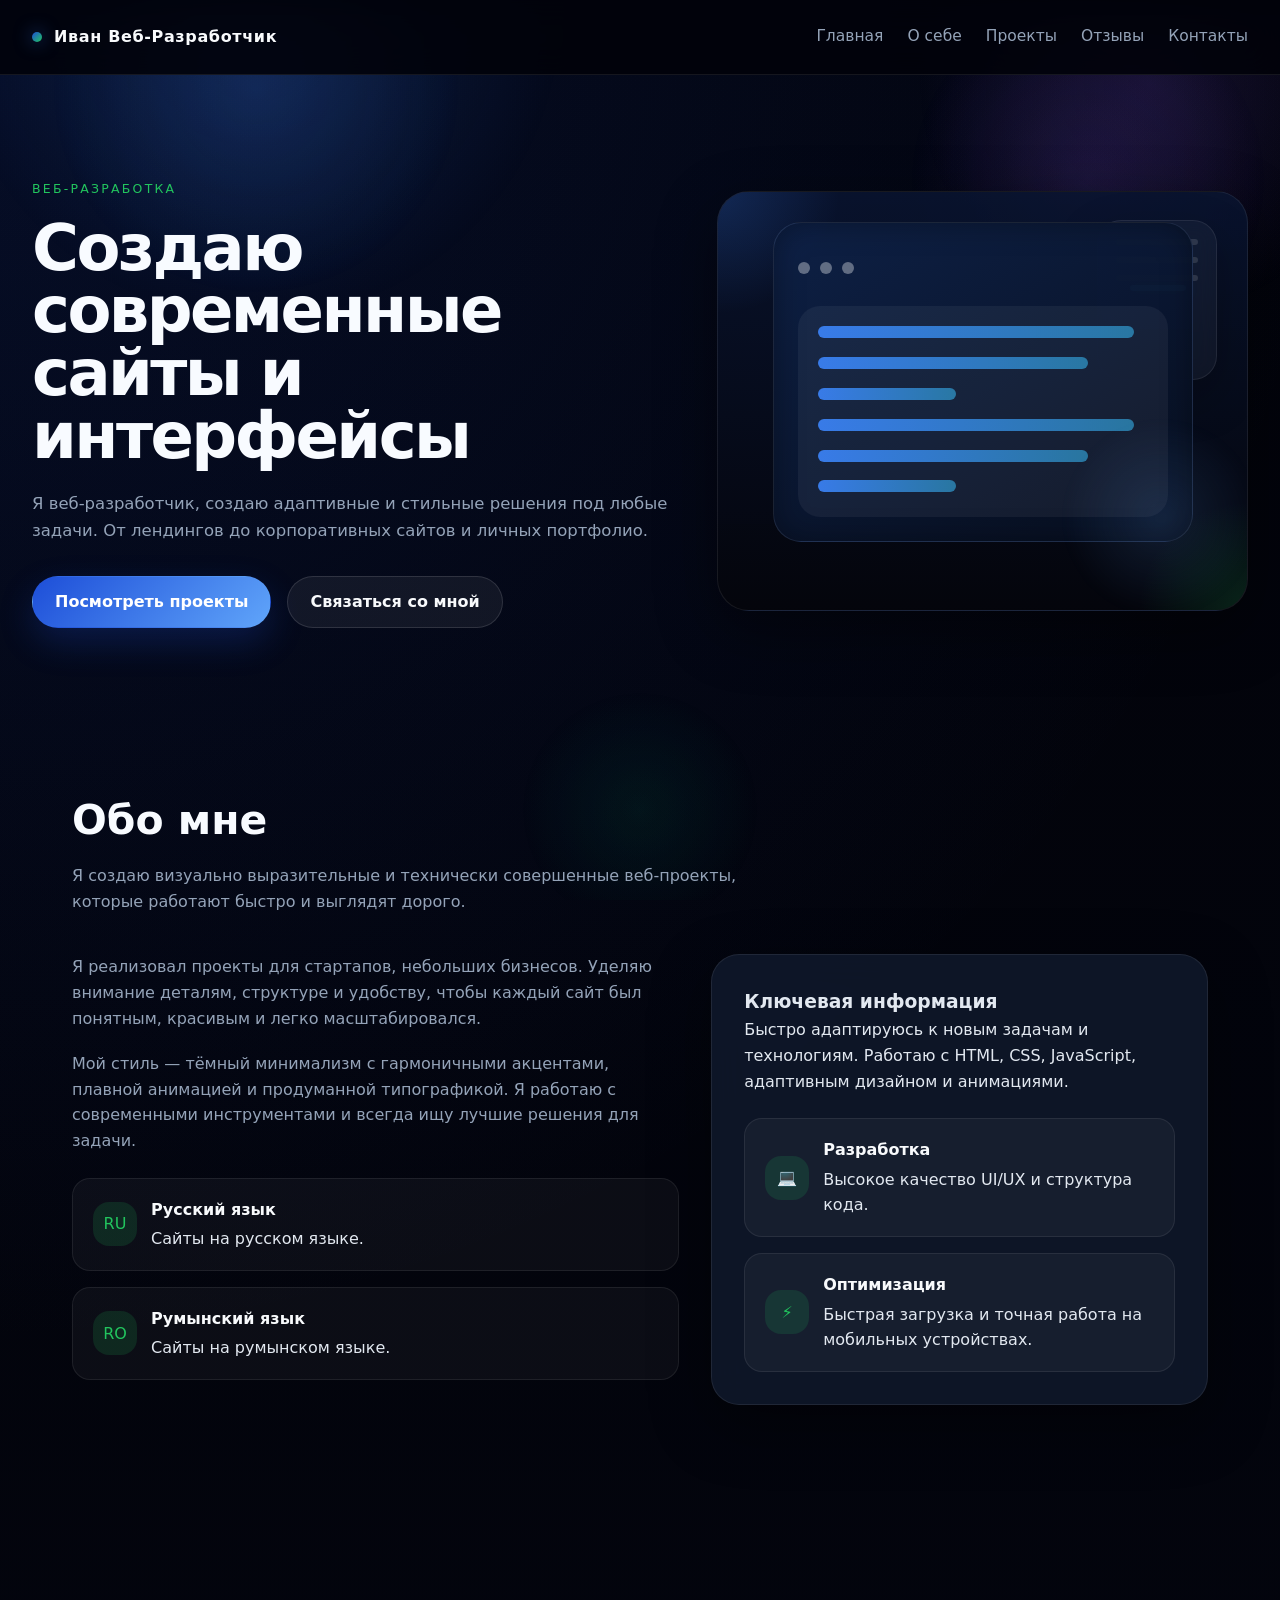
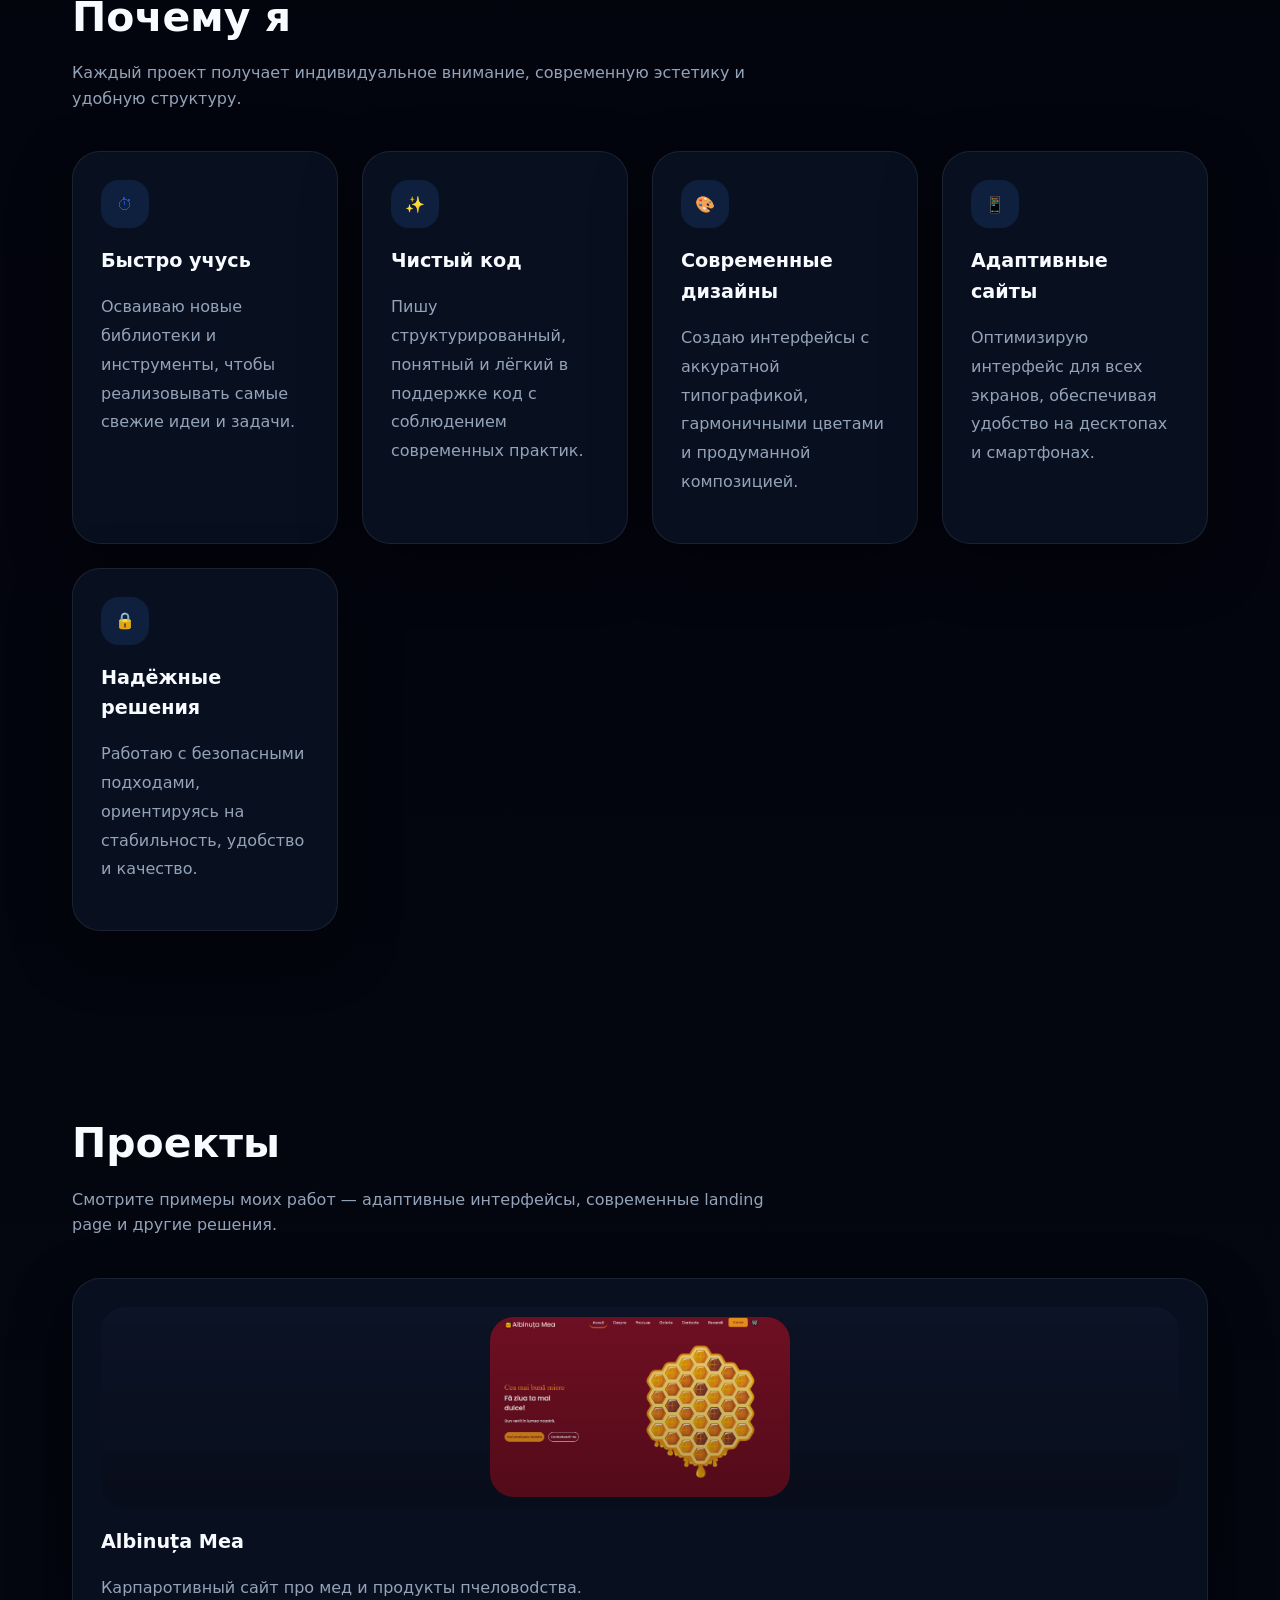
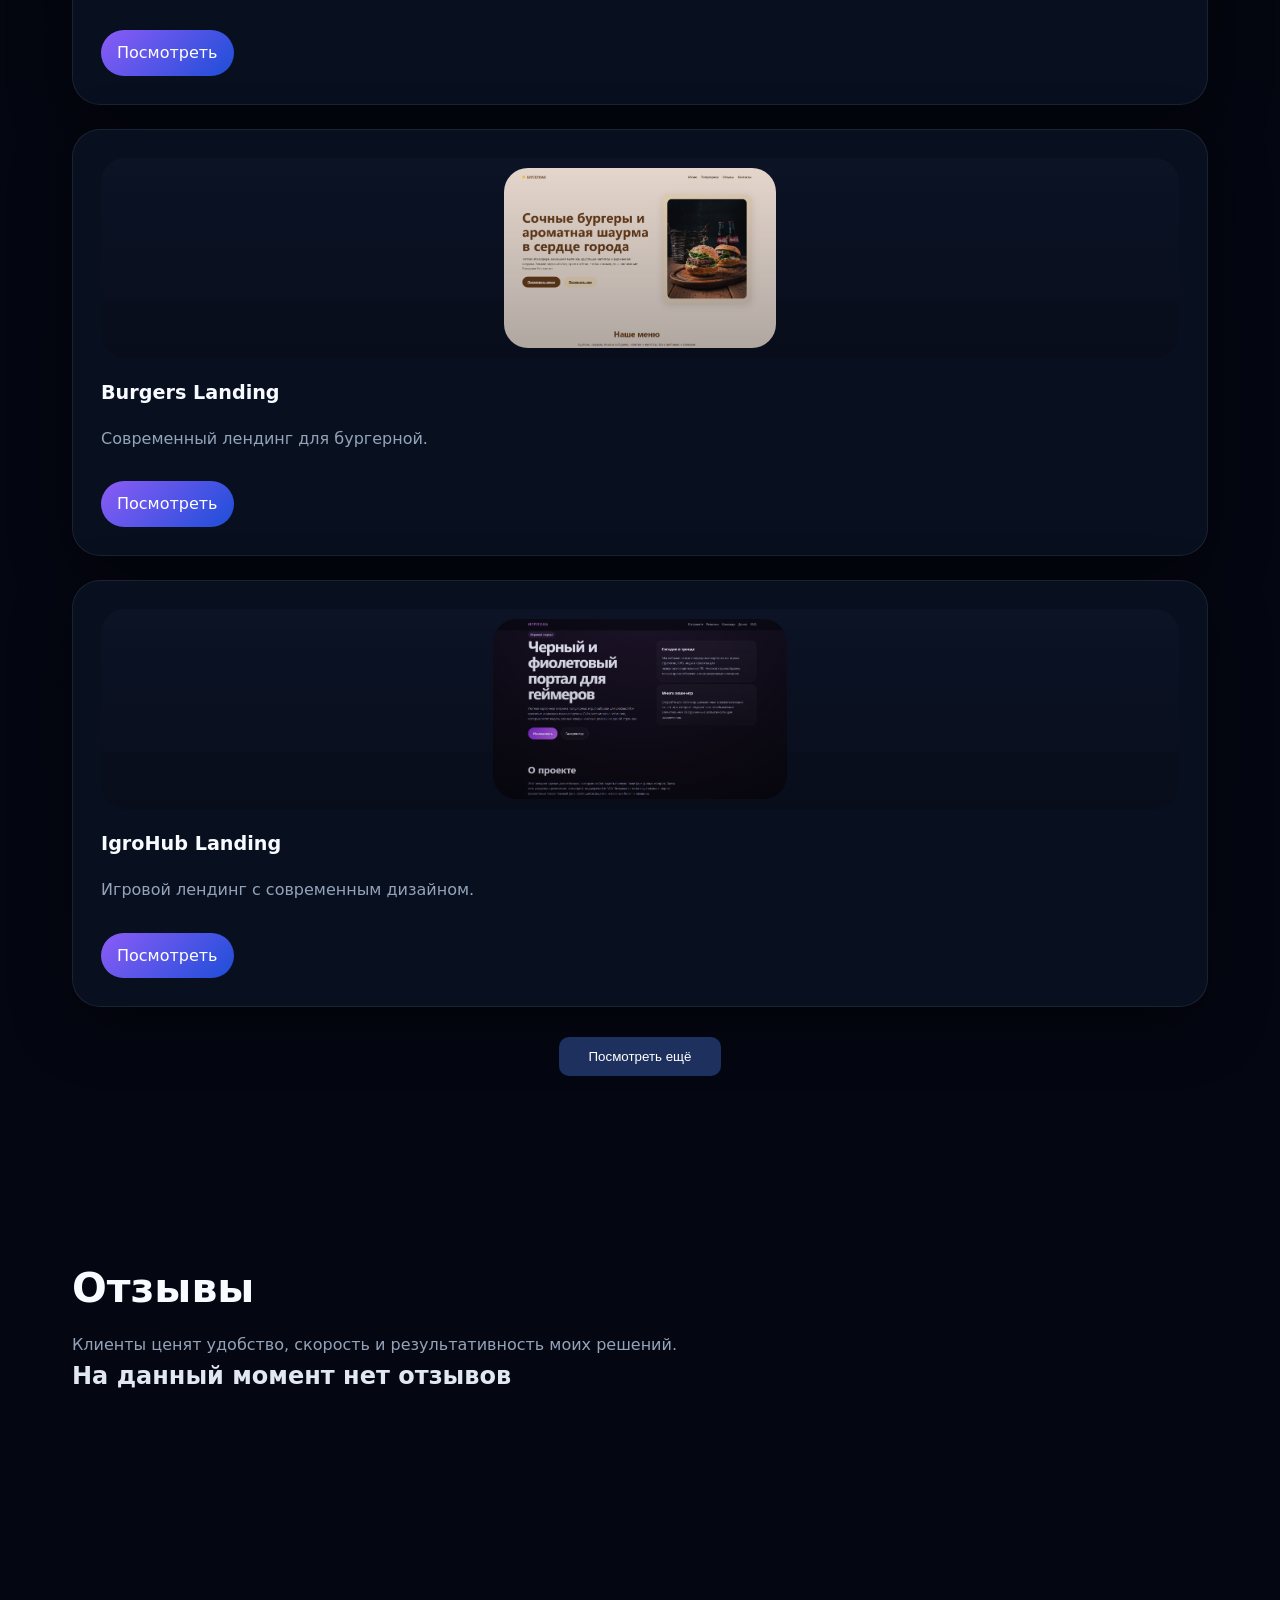
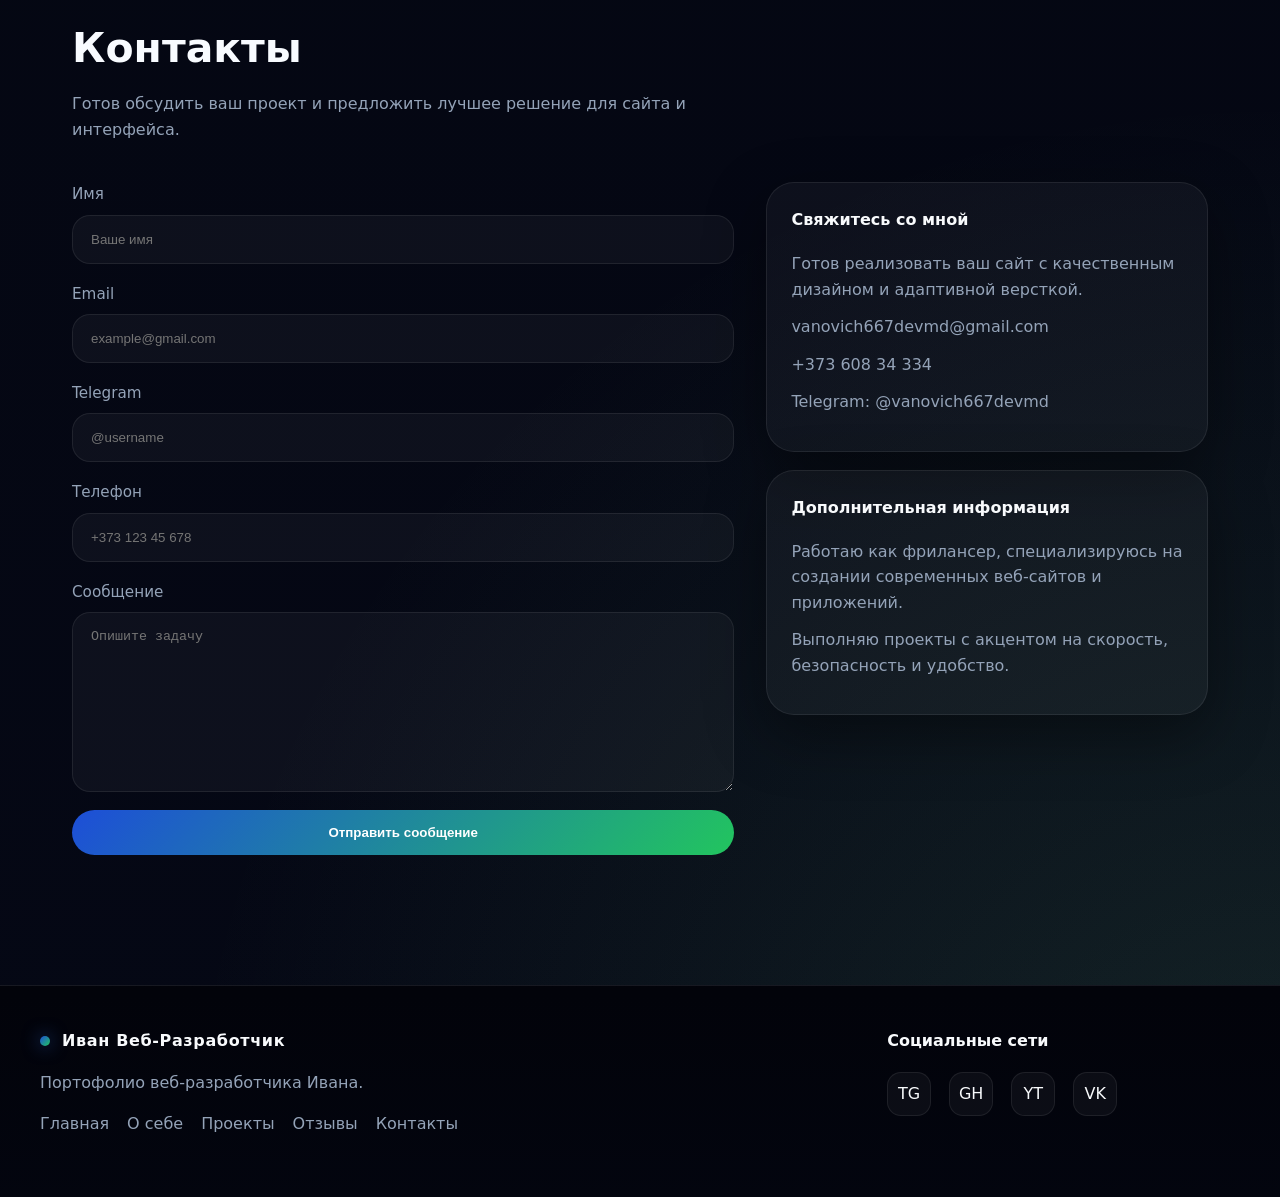
<file: index.html>
<!DOCTYPE html>
<html lang="ru">
<head>
  <meta charset="UTF-8" />
  <meta name="viewport" content="width=device-width, initial-scale=1.0" />
  <title>Vanovich667 Dev MD</title>
    <link rel="stylesheet" href="css/styles.css" />
</head>
<body>
  <div class="page-wrap">
    <header class="topbar">
      <div class="logo">Иван Веб-Разработчик</div>
      <nav class="nav-links">
        <a href="#home">Главная</a>
        <a href="pages/about.html">О себе</a>
        <a href="pages/projects.html">Проекты</a>
        <a href="pages/reviews.html">Отзывы</a>
        <a href="pages/contacts.html">Контакты</a>
      </nav>
      <button class="burger" type="button" aria-label="Меню">
        <span></span>
      </button>
      <div class="mobile-menu" id="mobileMenu">
        <a href="#home">Главная</a>
        <a href="pages/about.html">О себе</a>
        <a href="pages/projects.html">Проекты</a>
        <a href="pages/reviews.html">Отзывы</a>
        <a href="pages/contacts.html">Контакты</a>
      </div>
    </header>

    <main>
      <section id="home" class="hero">
        <div class="hero-text">
          <span class="hero-pretitle">Веб-разработка</span>
          <h1 class="hero-heading">Создаю современные сайты и интерфейсы</h1>
          <p class="hero-description">Я веб-разработчик, создаю адаптивные и стильные решения под любые задачи. От лендингов до корпоративных сайтов и личных портфолио.</p>
          <div class="hero-actions">
            <a class="button-primary" href="#projects">Посмотреть проекты</a>
            <a class="button-secondary" href="#contact">Связаться со мной</a>
          </div>
        </div>
        <div class="hero-visual">
          <div class="visual-glow"></div>
          <div class="code-card">
            <span></span>
            <span></span>
            <span></span>
            <div class="code-lines"></div>
          </div>
          <div class="hero-frame">
            <div class="screen">
              <div class="screen-top">
                <span></span><span></span><span></span>
              </div>
              <div class="screen-code">
                <div class="screen-line long"></div>
                <div class="screen-line medium"></div>
                <div class="screen-line short"></div>
                <div class="screen-line long"></div>
                <div class="screen-line medium"></div>
                <div class="screen-line short"></div>
              </div>
            </div>
          </div>
          <div class="hero-decor"></div>
        </div>
      </section>

      <section id="about" class="section about">
        <div class="section-head">
          <div>
            <h2 class="section-title">Обо мне</h2>
            <p class="section-subtitle">Я создаю визуально выразительные и технически совершенные веб-проекты, которые работают быстро и выглядят дорого.</p>
          </div>
        </div>
        <div class="about-grid">
          <div class="about-text">
            <p>Я реализовал проекты для стартапов, небольших бизнесов. Уделяю внимание деталям, структуре и удобству, чтобы каждый сайт был понятным, красивым и легко масштабировался.</p>
            <p>Мой стиль — тёмный минимализм с гармоничными акцентами, плавной анимацией и продуманной типографикой. Я работаю с современными инструментами и всегда ищу лучшие решения для задачи.</p>
            <div class="info-list">
              <div class="info-item">
                <div class="info-icon">RU</div>
                <div>
                  <strong>Русский язык</strong>
                  Сайты на русском языке.
                </div>
              </div>
              <div class="info-item">
                <div class="info-icon">RO</div>
                <div>
                  <strong>Румынский язык</strong>
                  Сайты на румынском языке.
                </div>
              </div>
            </div>
          </div>
          <div class="glass-card">
            <h3>Ключевая информация</h3>
            <p>Быстро адаптируюсь к новым задачам и технологиям. Работаю с HTML, CSS, JavaScript, адаптивным дизайном и анимациями.</p>
            <div class="info-list">
              <div class="info-item">
                <div class="info-icon">💻</div>
                <div>
                  <strong>Разработка</strong>
                  Высокое качество UI/UX и структура кода.
                </div>
              </div>
              <div class="info-item">
                <div class="info-icon">⚡</div>
                <div>
                  <strong>Оптимизация</strong>
                  Быстрая загрузка и точная работа на мобильных устройствах.
                </div>
              </div>
            </div>
          </div>
        </div>
      </section>

      <section id="why" class="section why">
        <div class="section-head">
          <div>
            <h2 class="section-title">Почему я</h2>
            <p class="section-subtitle">Каждый проект получает индивидуальное внимание, современную эстетику и удобную структуру.</p>
          </div>
        </div>
        <div class="reason-grid">
          <div class="reason-card">
            <div class="reason-icon">⏱</div>
            <h3>Быстро учусь</h3>
            <p>Осваиваю новые библиотеки и инструменты, чтобы реализовывать самые свежие идеи и задачи.</p>
          </div>
          <div class="reason-card">
            <div class="reason-icon">✨</div>
            <h3>Чистый код</h3>
            <p>Пишу структурированный, понятный и лёгкий в поддержке код с соблюдением современных практик.</p>
          </div>
          <div class="reason-card">
            <div class="reason-icon">🎨</div>
            <h3>Современные дизайны</h3>
            <p>Создаю интерфейсы с аккуратной типографикой, гармоничными цветами и продуманной композицией.</p>
          </div>
          <div class="reason-card">
            <div class="reason-icon">📱</div>
            <h3>Адаптивные сайты</h3>
            <p>Оптимизирую интерфейс для всех экранов, обеспечивая удобство на десктопах и смартфонах.</p>
          </div>
          <div class="reason-card">
            <div class="reason-icon">🔒</div>
            <h3>Надёжные решения</h3>
            <p>Работаю с безопасными подходами, ориентируясь на стабильность, удобство и качество.</p>
          </div>
        </div>
      </section>

      <section id="projects" class="section projects">
        <div class="section-head">
          <div>
            <h2 class="section-title">Проекты</h2>
            <p class="section-subtitle">Смотрите примеры моих работ — адаптивные интерфейсы, современные landing page и другие решения.</p>
          </div>
        </div>
        <div class="project-grid">

    <div class="project-card">
        <div class="project-image">
            <img src="img/Miere.png" alt="Проект 1">
        </div>
        <h3>Albinuța Mea</h3>
        <p>Карпаротивный сайт про мед и продукты пчеловodства.</p>
        <a href="https://maxim604.github.io/Miere/" target="_blank">Посмотреть</a>
    </div>

    <div class="project-card">
        <div class="project-image">
            <img src="img/Burgers.png" alt="Проект 2">
        </div>
        <h3>Burgers Landing</h3>
        <p>Современный лендинг для бургерной.</p>
        <a href="https://vano604.github.io/Burgers/" target="_blank">Посмотреть</a>
    </div>

    <div class="project-card">
        <div class="project-image">
            <img src="img/IgroHub.png" alt="Проект 3">
        </div>
        <h3>IgroHub Landing</h3>
        <p>Игровой лендинг с современным дизайном.</p>
        <a href="https://vano604.github.io/IgroHub/" target="_blank">Посмотреть</a>
    </div>

</div>

<div class="butonprojects">
    <button onclick="window.location.href='pages/projects.html'">Посмотреть ещё</button>
</div>
      </section>

      <section id="reviews" class="section reviews">
        <div class="section-head">
          <div>
            <h2 class="section-title">Отзывы</h2>
            <p class="section-subtitle">Клиенты ценят удобство, скорость и результативность моих решений.</p>
            <h2>На данный момент нет отзывов</h2>
          </div>
        </div>
        <!-- <div class="review-grid">
          <article class="review-card">
            <div class="review-meta">
              <strong>Алексей, маркетолог</strong>
              <div class="stars">★★★★★</div>
            </div>
            <p>Проект был завершен быстро, дизайн отлично соответствует бренду. Сайт работает стабильно и красиво.</p>
          </article>
          <article class="review-card">
            <div class="review-meta">
              <strong>Мария, владелец магазина</strong>
              <div class="stars">★★★★★</div>
            </div>
            <p>Профессиональный подход и внимательное отношение к деталям. Удобная админка и адаптивный интерфейс.</p>
          </article>
          <article class="review-card">
            <div class="review-meta">
              <strong>Игорь, руководитель</strong>
              <div class="stars">★★★★★</div>
            </div>
            <p>Отличное выполнение задачи, понятные сроки и прозрачная коммуникация. Рекомендую для сложных проектов.</p>
          </article>
        </div> -->
      </section>

      <section id="contact" class="section contact">
        <div class="section-head">
          <div>
            <h2 class="section-title">Контакты</h2>
            <p class="section-subtitle">Готов обсудить ваш проект и предложить лучшее решение для сайта и интерфейса.</p>
          </div>
        </div>
        <div class="contact-grid">
          <form class="contact-form" id="contactForm">
            <label>
              Имя
              <input type="text" name="name" placeholder="Ваше имя" required />
            </label>
            <label>
              Email
              <input type="email" name="email" placeholder="example@gmail.com" required />
            </label>
            <label>
              Telegram
              <input type="text" name="telegram" placeholder="@username" />
            </label>
            <label>
              Телефон
              <input type="tel" name="phone" placeholder="+373 123 45 678" />
            </label>
            <label>
              Сообщение
              <textarea name="message" placeholder="Опишите задачу" required></textarea>
            </label>
            <button class="send-button" type="submit">Отправить сообщение</button>
          </form>
          <div class="contact-info">
            <div class="contact-card">
              <h4>Свяжитесь со мной</h4>
              <p>Готов реализовать ваш сайт с качественным дизайном и адаптивной версткой.</p>
              <a href="mailto:vanovich667devmd@gmail.com">vanovich667devmd@gmail.com</a>
              <a href="tel:+37360834334">+373 608 34 334</a>
              <a href="https://t.me/vanovich667devmd" target="_blank" rel="noreferrer">Telegram: @vanovich667devmd</a>
            </div>
            <div class="contact-card">
              <h4>Дополнительная информация</h4>
              <p>Работаю как фрилансер, специализируюсь на создании современных веб-сайтов и приложений.</p>
              <p>Выполняю проекты с акцентом на скорость, безопасность и удобство.</p>
            </div>
          </div>
        </div>
      </section>
    </main>

    <footer class="footer">
      <div class="footer-grid">
        <div>
          <div class="logo">Иван Веб-Разработчик</div>
          <p style="margin-top:16px;color:var(--muted);max-width:520px;">Портофолио веб-разработчика Ивана.</p>
          <div class="footer-nav">
            <a href="#home">Главная</a>
            <a href="pages/about.html">О себе</a>
            <a href="pages/projects.html">Проекты</a>
            <a href="pages/reviews.html">Отзывы</a>
            <a href="pages/contacts.html">Контакты</a>
          </div>
        </div>
        <div>
          <h4 style="color:var(--light);">Социальные сети</h4>
          <div class="social-links">
            <a href="https://t.me/vanovich667devmd" target="_blank" rel="noreferrer">TG</a>
            <a href="https://github.com/vano604" target="_blank" rel="noreferrer">GH</a>
            <a href="https://www.youtube.com/@ivan_webdeveloper" target="_blank" rel="noreferrer">YT</a>
            <a href="https://www.vk.com/vanovich667devmd" target="_blank" rel="noreferrer">VK</a>
          </div>
        </div>
      </div>
    </footer>
  </div>

  <script src="js/script.js"></script>

</body>
</html>
</file>
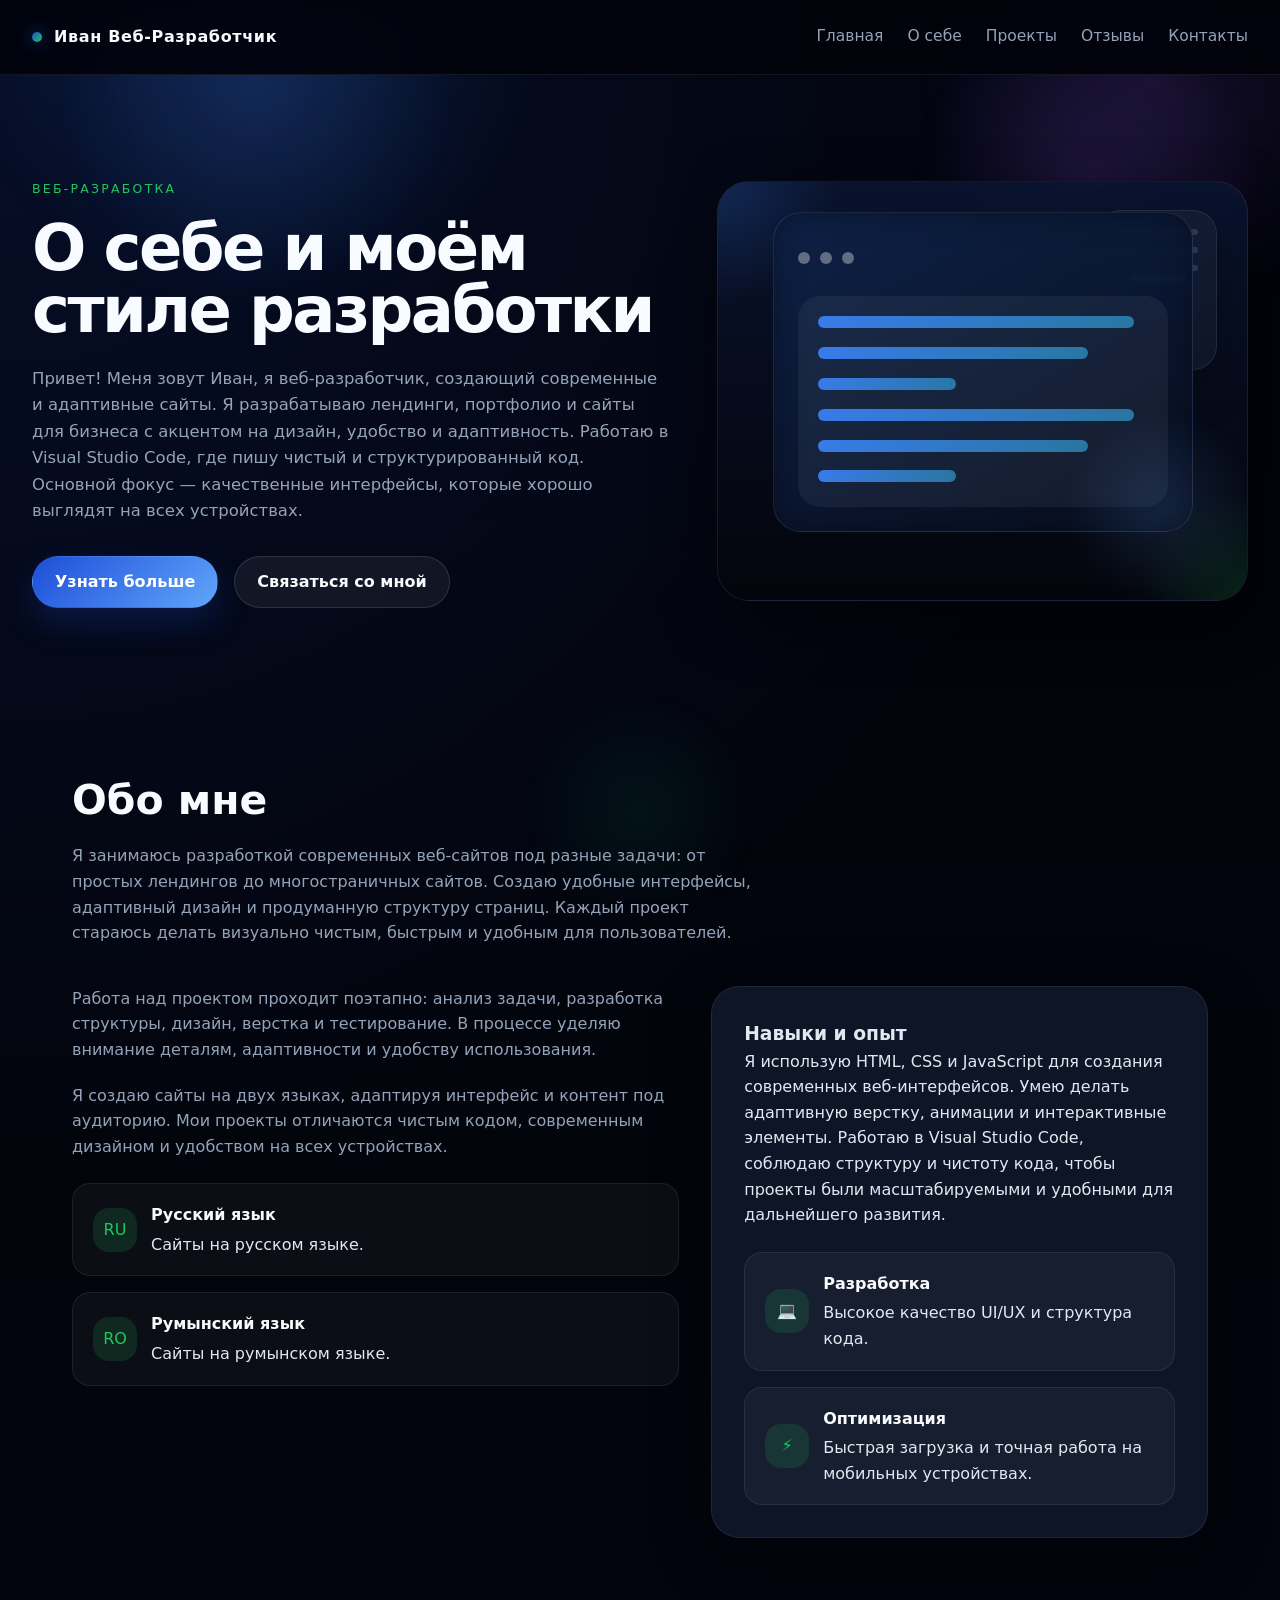
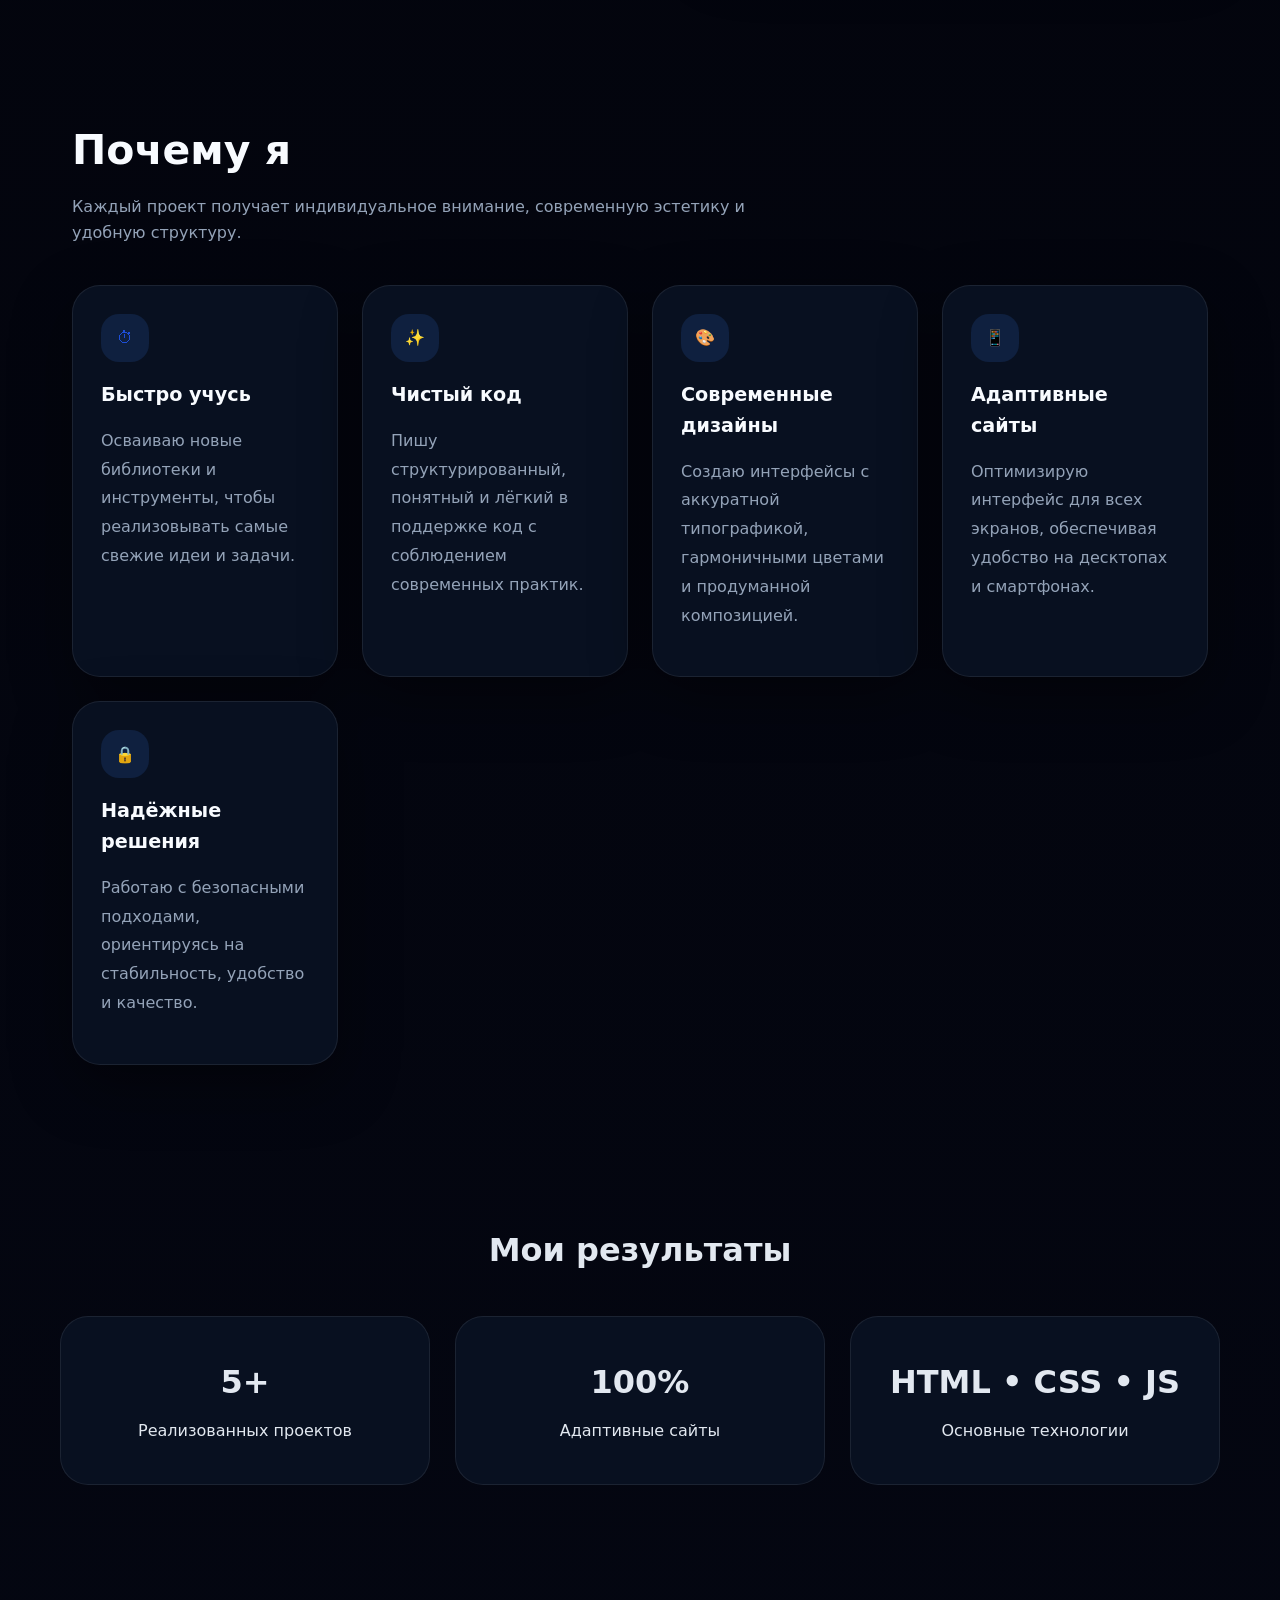
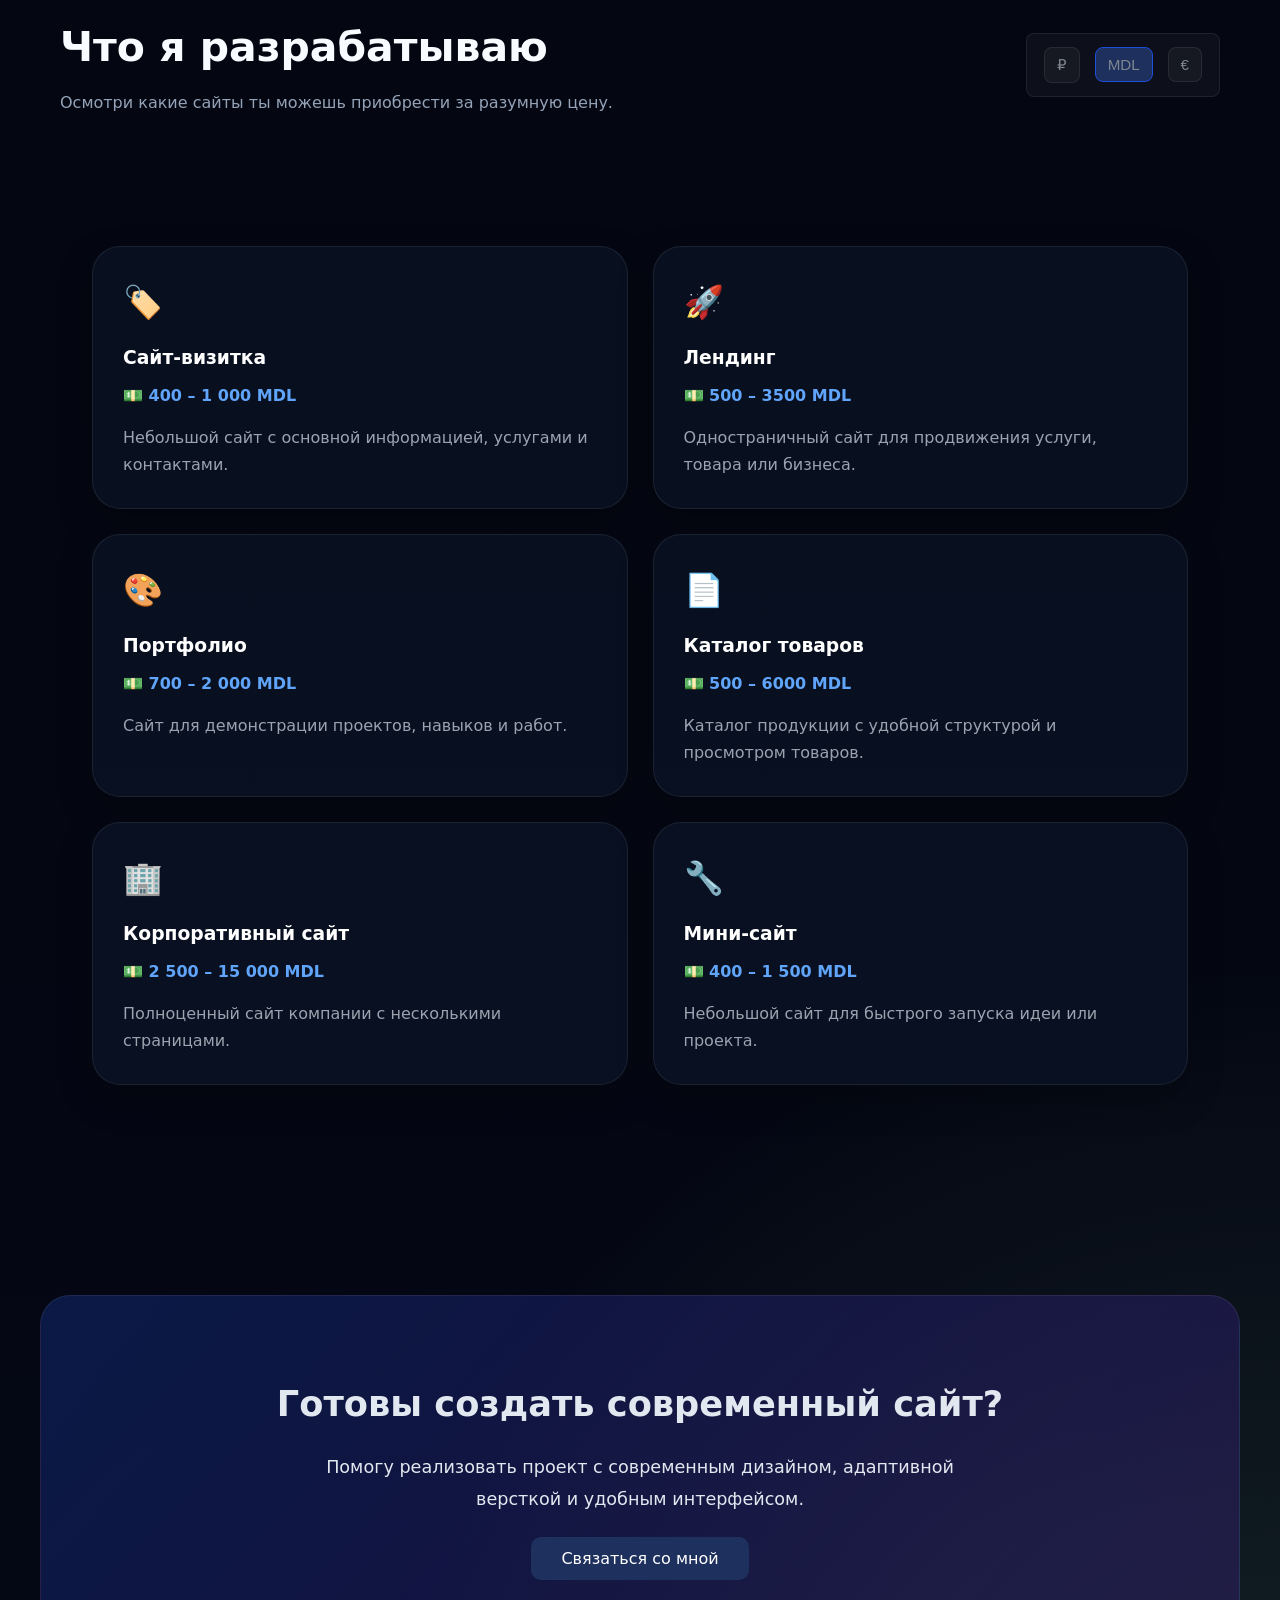
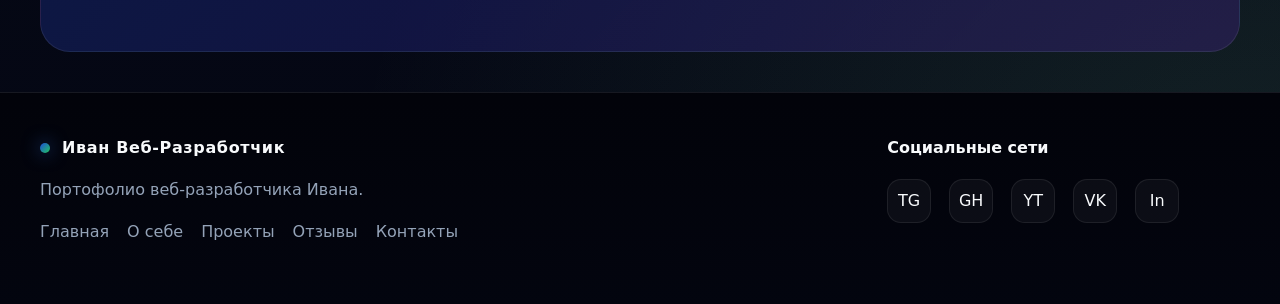
<file: pages/about.html>
<!DOCTYPE html>
<html lang="ru">
<head>
  <meta charset="UTF-8" />
  <meta name="viewport" content="width=device-width, initial-scale=1.0" />
  <title>Vanovich667 Dev MD</title>
    <link rel="stylesheet" href="../css/styles.css" />
    <link rel="stylesheet" href="../css/styles_about.css" />
</head>
<body>
  <div class="page-wrap">
    <header class="topbar">
      <div class="logo">Иван Веб-Разработчик</div>
      <nav class="nav-links">
        <a href="../index.html">Главная</a>
        <a href="#home">О себе</a>
        <a href="projects.html">Проекты</a>
        <a href="reviews.html">Отзывы</a>
        <a href="contacts.html">Контакты</a>
      </nav>
      <button class="burger" type="button" aria-label="Меню">
        <span></span>
      </button>
      <div class="mobile-menu" id="mobileMenu">
        <a href="../index.html">Главная</a>
        <a href="#home">О себе</a>
        <a href="projects.html">Проекты</a>
        <a href="reviews.html">Отзывы</a>
        <a href="contacts.html">Контакты</a>
      </div>
    </header>

    <main>
      <section id="home" class="hero">
        <div class="hero-text">
          <span class="hero-pretitle">Веб-разработка</span>
          <h1 class="hero-heading">О себе и моём стиле разработки</h1>
          <p class="hero-description">Привет! Меня зовут Иван, я веб-разработчик, создающий современные и адаптивные сайты.
Я разрабатываю лендинги, портфолио и сайты для бизнеса с акцентом на дизайн, удобство и адаптивность.
Работаю в Visual Studio Code, где пишу чистый и структурированный код.
Основной фокус — качественные интерфейсы, которые хорошо выглядят на всех устройствах.</p>
          <div class="hero-actions">
            <a class="button-primary" href="#about">Узнать больше</a>
            <a class="button-secondary" href="contacts.html">Связаться со мной</a>
          </div>
        </div>
        <div class="hero-visual">
          <div class="visual-glow"></div>
          <div class="code-card">
            <span></span>
            <span></span>
            <span></span>
            <div class="code-lines"></div>
          </div>
          <div class="hero-frame">
            <div class="screen">
              <div class="screen-top">
                <span></span><span></span><span></span>
              </div>
              <div class="screen-code">
                <div class="screen-line long"></div>
                <div class="screen-line medium"></div>
                <div class="screen-line short"></div>
                <div class="screen-line long"></div>
                <div class="screen-line medium"></div>
                <div class="screen-line short"></div>
              </div>
            </div>
          </div>
          <div class="hero-decor"></div>
        </div>
      </section>

      <section id="about" class="section about">
        <div class="section-head">
          <div>
            <h2 class="section-title">Обо мне</h2>
            <p class="section-subtitle">Я занимаюсь разработкой современных веб-сайтов под разные задачи: от <br> простых лендингов до многостраничных сайтов.
Создаю удобные интерфейсы, <br> адаптивный дизайн и продуманную структуру страниц.
Каждый проект <br> стараюсь делать визуально чистым, быстрым и удобным для пользователей.</p>
          </div>
        </div>
        <div class="about-grid">
          <div class="about-text">
            <p>Работа над проектом проходит поэтапно: анализ задачи, разработка структуры, дизайн, верстка и тестирование.
В процессе уделяю внимание деталям, адаптивности и удобству использования.</p>
            <p>Я создаю сайты на двух языках, адаптируя интерфейс и контент под аудиторию. Мои проекты отличаются чистым кодом, современным дизайном и удобством на всех устройствах.</p>
            <div class="info-list">
              <div class="info-item">
                <div class="info-icon">RU</div>
                <div>
                  <strong>Русский язык</strong>
                  Сайты на русском языке.
                </div>
              </div>
              <div class="info-item">
                <div class="info-icon">RO</div>
                <div>
                  <strong>Румынский язык</strong>
                  Сайты на румынском языке.
                </div>
              </div>
            </div>
          </div>
          <div class="glass-card">
            <h3>Навыки и опыт</h3>
            <p>Я использую HTML, CSS и JavaScript для создания современных веб-интерфейсов.
Умею делать адаптивную верстку, анимации и интерактивные элементы.
Работаю в Visual Studio Code, соблюдаю структуру и чистоту кода, чтобы проекты были масштабируемыми и удобными для дальнейшего развития.</p>
            <div class="info-list">
              <div class="info-item">
                <div class="info-icon">💻</div>
                <div>
                  <strong>Разработка</strong>
                  Высокое качество UI/UX и структура кода.
                </div>
              </div>
              <div class="info-item">
                <div class="info-icon">⚡</div>
                <div>
                  <strong>Оптимизация</strong>
                  Быстрая загрузка и точная работа на мобильных устройствах.
                </div>
              </div>
            </div>
          </div>
        </div>
      </section>

      <section id="why" class="section why">
        <div class="section-head">
          <div>
            <h2 class="section-title">Почему я</h2>
            <p class="section-subtitle">Каждый проект получает индивидуальное внимание, современную эстетику и удобную структуру.</p>
          </div>
        </div>
        <div class="reason-grid">
          <div class="reason-card">
            <div class="reason-icon">⏱</div>
            <h3>Быстро учусь</h3>
            <p>Осваиваю новые библиотеки и инструменты, чтобы реализовывать самые свежие идеи и задачи.</p>
          </div>
          <div class="reason-card">
            <div class="reason-icon">✨</div>
            <h3>Чистый код</h3>
            <p>Пишу структурированный, понятный и лёгкий в поддержке код с соблюдением современных практик.</p>
          </div>
          <div class="reason-card">
            <div class="reason-icon">🎨</div>
            <h3>Современные дизайны</h3>
            <p>Создаю интерфейсы с аккуратной типографикой, гармоничными цветами и продуманной композицией.</p>
          </div>
          <div class="reason-card">
            <div class="reason-icon">📱</div>
            <h3>Адаптивные сайты</h3>
            <p>Оптимизирую интерфейс для всех экранов, обеспечивая удобство на десктопах и смартфонах.</p>
          </div>
          <div class="reason-card">
            <div class="reason-icon">🔒</div>
            <h3>Надёжные решения</h3>
            <p>Работаю с безопасными подходами, ориентируясь на стабильность, удобство и качество.</p>
          </div>
        </div>
      </section>


      <section class=" section stats-section">

    <h2>Мои результаты</h2>

    <div class="stats-grid">

        <div class="stat-card">
            <h3>5+</h3>
            <p>Реализованных проектов</p>
        </div>

        <div class="stat-card">
            <h3>100%</h3>
            <p>Адаптивные сайты</p>
        </div>

        <div class="stat-card">
            <h3>HTML • CSS • JS</h3>
            <p>Основные технологии</p>
        </div>

    </div>

</section>

<section class="section services-about">

    <div class="section-head">
        <div>
            <h2 class="section-title">Что я разрабатываю</h2>
            <p class="section-subtitle">
               Осмотри какие сайты ты можешь приобрести за разумную цену.
            </p>
        </div>
        <div class="select">
              <button class="header_btn" data-btn="rub">₽</button>
              <button class="header_btn" data-btn="mdl">MDL</button>
              <button class="header_btn" data-btn="eur">€</button>
            </div>
    </div>

    <div class="section services-grid">

        <div class="service-card">
            <div class="service-icon">🏷️</div>
            <h3>Сайт-визитка</h3>
            <span data-price="vizition">💵 400 – 1000 MDL</span>
            <p>
                Небольшой сайт с основной информацией,
                услугами и контактами.
            </p>
        </div>

        <div class="service-card">
            <div class="service-icon">🚀</div>
            <h3>Лендинг</h3>
            <span data-price="landing">💵 500 – 3500 MDL</span>
            <p>
                Одностраничный сайт для продвижения
                услуги, товара или бизнеса.
            </p>
        </div>

        <div class="service-card">
            <div class="service-icon">🎨</div>
            <h3>Портфолио</h3>
            <span data-price="portfolio">💵 700 – 2000 MDL</span>
            <p>
                Сайт для демонстрации проектов,
                навыков и работ.
            </p>
        </div>

        <div class="service-card">
            <div class="service-icon">📄</div>
            <h3>Каталог товаров</h3>
            <span data-price="catalog">💵 500 – 6000 MDL</span>
            <p>
                Каталог продукции с удобной
                структурой и просмотром товаров.
            </p>
        </div>

        <div class="service-card">
            <div class="service-icon">🏢</div>
            <h3>Корпоративный сайт</h3>
            <span data-price="carparative">💵 2500 – 15000 MDL</span>
            <p>
                Полноценный сайт компании
                с несколькими страницами.
            </p>
        </div>

        <div class="service-card">
            <div class="service-icon">🔧</div>
            <h3>Мини-сайт</h3>
            <span data-price="minisite">💵 400 – 1500 MDL</span>
            <p>
                Небольшой сайт для быстрого
                запуска идеи или проекта.
            </p>
        </div>

    </div>

</section>

<section class="section cta-big">

    <h2>Готовы создать современный сайт?</h2>

    <p>
        Помогу реализовать проект с современным дизайном,
        адаптивной версткой и удобным интерфейсом.
    </p>

    <a href="contacts.html">Связаться со мной</a>

</section>






    </main>

    <footer class="footer">
      <div class="footer-grid">
        <div>
          <div class="logo">Иван Веб-Разработчик</div>
          <p style="margin-top:16px;color:var(--muted);max-width:520px;">Портофолио веб-разработчика Ивана.</p>
          <div class="footer-nav">
            <a href="../index.html">Главная</a>
            <a href="#home">О себе</a>
            <a href="projects.html">Проекты</a>
            <a href="reviews.html">Отзывы</a>
            <a href="contacts.html">Контакты</a>
          </div>
        </div>
        <div>
          <h4 style="color:var(--light);">Социальные сети</h4>
          <div class="social-links">
            <a href="https://t.me/vanovich667devmd" target="_blank" rel="noreferrer">TG</a>
            <a href="https://github.com/vano604" target="_blank" rel="noreferrer">GH</a>
            <a href="https://www.youtube.com/@ivan_webdeveloper" target="_blank" rel="noreferrer">YT</a>
            <a href="https://www.vk.com/vanovich667devmd" target="_blank" rel="noreferrer">VK</a>
            <a href="https://www.instagram.com/vanovich667devmd" target="_blank" rel="noreferrer">In</a>
          </div>
        </div>
      </div>
    </footer>
  </div>

  <script src="../js/script.js"></script>
  <script src="../js/price.js"></script>

</body>
</html>
</file>
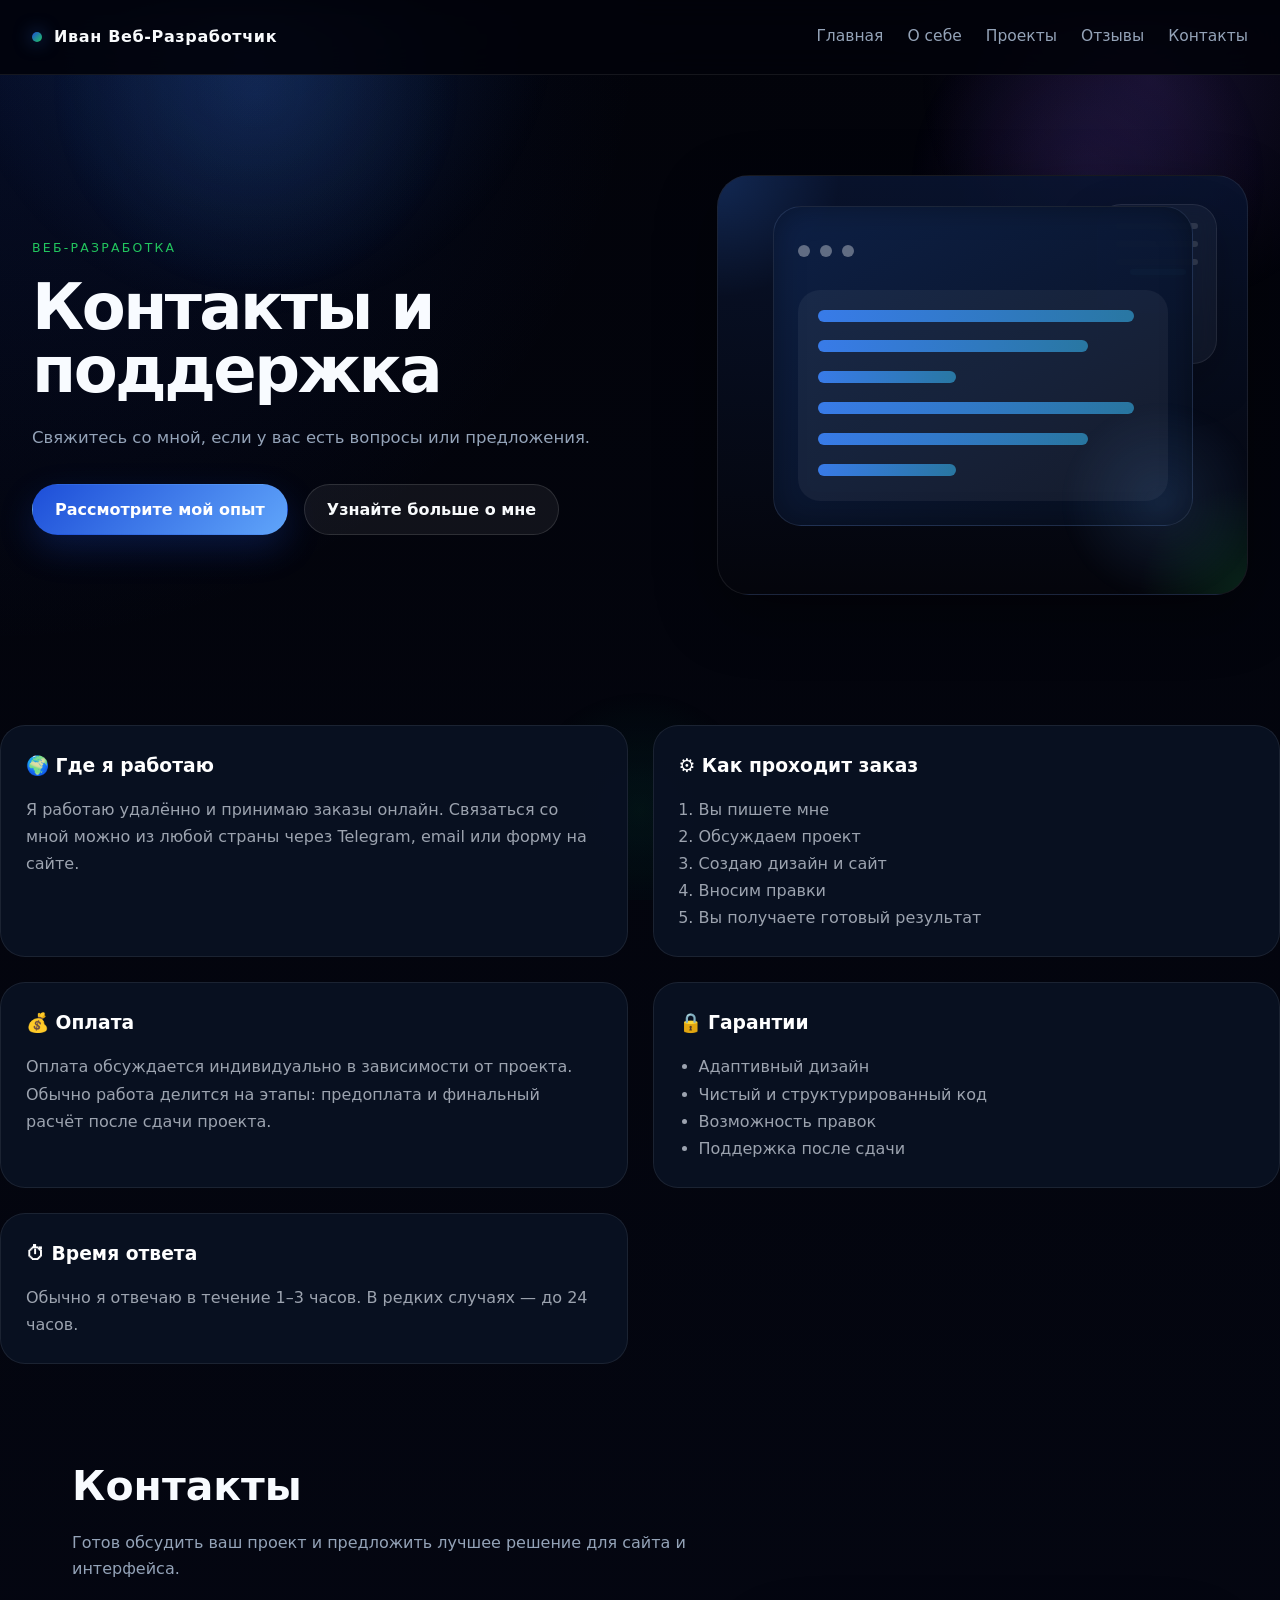
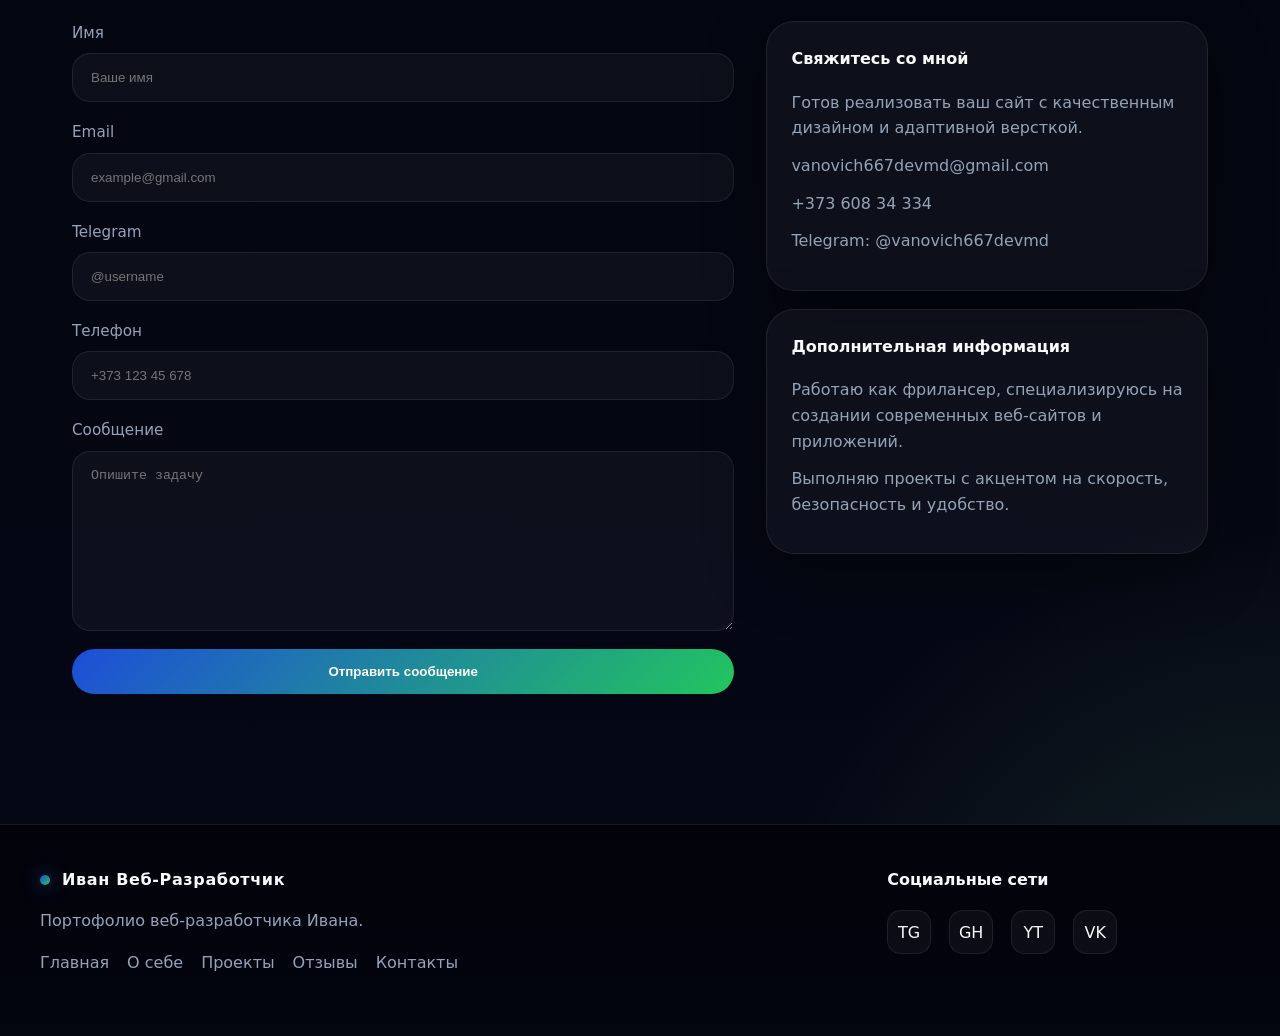
<file: pages/contacts.html>
<!DOCTYPE html>
<html lang="ru">
<head>
  <meta charset="UTF-8" />
  <meta name="viewport" content="width=device-width, initial-scale=1.0" />
  <title>Vanovich667 Dev MD</title>
    <link rel="stylesheet" href="../css/styles.css" />
    <link rel="stylesheet" href="../css/styles_contacts.css" />
</head>
<body>
  <div class="page-wrap">
    <header class="topbar">
      <div class="logo">Иван Веб-Разработчик</div>
      <nav class="nav-links">
        <a href="../index.html">Главная</a>
        <a href="about.html">О себе</a>
        <a href="projects.html">Проекты</a>
        <a href="reviews.html">Отзывы</a>
        <a href="#home">Контакты</a>
      </nav>
      <button class="burger" type="button" aria-label="Меню">
        <span></span>
      </button>
      <div class="mobile-menu" id="mobileMenu">
        <a href="../index.html">Главная</a>
        <a href="about.html">О себе</a>
        <a href="projects.html">Проекты</a>
        <a href="reviews.html">Отзывы</a>
        <a href="#home">Контакты</a>
      </div>
    </header>

    <main>
      <section id="home" class="hero">
        <div class="hero-text">
          <span class="hero-pretitle">Веб-разработка</span>
          <h1 class="hero-heading">Контакты и поддержка</h1>
          <p class="hero-description">Свяжитесь со мной, если у вас есть вопросы или предложения.</p>
          <div class="hero-actions">
            <a class="button-primary" href="projects.html">Рассмотрите мой опыт</a>
            <a class="button-secondary" href="../index.html">Узнайте больше о мне</a>
          </div>
        </div>
        <div class="hero-visual">
          <div class="visual-glow"></div>
          <div class="code-card">
            <span></span>
            <span></span>
            <span></span>
            <div class="code-lines"></div>
          </div>
          <div class="hero-frame">
            <div class="screen">
              <div class="screen-top">
                <span></span><span></span><span></span>
              </div>
              <div class="screen-code">
                <div class="screen-line long"></div>
                <div class="screen-line medium"></div>
                <div class="screen-line short"></div>
                <div class="screen-line long"></div>
                <div class="screen-line medium"></div>
                <div class="screen-line short"></div>
              </div>
            </div>
          </div>
          <div class="hero-decor"></div>
        </div>
      </section>

      <section class="contact-extra">

    <div class="contact-box">
        <h3>🌍 Где я работаю</h3>
        <p>
            Я работаю удалённо и принимаю заказы онлайн.  
            Связаться со мной можно из любой страны через Telegram, email или форму на сайте.
        </p>
    </div>

    <div class="contact-box">
        <h3>⚙️ Как проходит заказ</h3>
        <ol>
            <li>Вы пишете мне</li>
            <li>Обсуждаем проект</li>
            <li>Создаю дизайн и сайт</li>
            <li>Вносим правки</li>
            <li>Вы получаете готовый результат</li>
        </ol>
    </div>

    <div class="contact-box">
        <h3>💰 Оплата</h3>
        <p>
            Оплата обсуждается индивидуально в зависимости от проекта.  
            Обычно работа делится на этапы: предоплата и финальный расчёт после сдачи проекта.
        </p>
    </div>

    <div class="contact-box">
        <h3>🔒 Гарантии</h3>
        <ul>
            <li>Адаптивный дизайн</li>
            <li>Чистый и структурированный код</li>
            <li>Возможность правок</li>
            <li>Поддержка после сдачи</li>
        </ul>
    </div>

    <div class="contact-box">
        <h3>⏱ Время ответа</h3>
        <p>
            Обычно я отвечаю в течение 1–3 часов.  
            В редких случаях — до 24 часов.
        </p>
    </div>

</section>


      <section id="contact" class="section contact">
        <div class="section-head">
          <div>
            <h2 class="section-title">Контакты</h2>
            <p class="section-subtitle">Готов обсудить ваш проект и предложить лучшее решение для сайта и интерфейса.</p>
          </div>
        </div>
        <div class="contact-grid">
          <form class="contact-form" id="contactForm">
            <label>
              Имя
              <input type="text" name="name" placeholder="Ваше имя" required />
            </label>
            <label>
              Email
              <input type="email" name="email" placeholder="example@gmail.com" required />
            </label>
            <label>
              Telegram
              <input type="text" name="telegram" placeholder="@username" />
            </label>
            <label>
              Телефон
              <input type="tel" name="phone" placeholder="+373 123 45 678" />
            </label>
            <label>
              Сообщение
              <textarea name="message" placeholder="Опишите задачу" required></textarea>
            </label>
            <button class="send-button" type="submit">Отправить сообщение</button>
          </form>
          <div class="contact-info">
            <div class="contact-card">
              <h4>Свяжитесь со мной</h4>
              <p>Готов реализовать ваш сайт с качественным дизайном и адаптивной версткой.</p>
              <a href="mailto:vanovich667devmd@gmail.com">vanovich667devmd@gmail.com</a>
              <a href="tel:+37360834334">+373 608 34 334</a>
              <a href="https://t.me/vanovich667devmd" target="_blank" rel="noreferrer">Telegram: @vanovich667devmd</a>
            </div>
            <div class="contact-card">
              <h4>Дополнительная информация</h4>
              <p>Работаю как фрилансер, специализируюсь на создании современных веб-сайтов и приложений.</p>
              <p>Выполняю проекты с акцентом на скорость, безопасность и удобство.</p>
            </div>
          </div>
        </div>
      </section>



    </main>

    <footer class="footer">
      <div class="footer-grid">
        <div>
          <div class="logo">Иван Веб-Разработчик</div>
          <p style="margin-top:16px;color:var(--muted);max-width:520px;">Портофолио веб-разработчика Ивана.</p>
          <div class="footer-nav">
            <a href="../index.html">Главная</a>
            <a href="about.html">О себе</a>
            <a href="projects.html">Проекты</a>
            <a href="reviews.html">Отзывы</a>
            <a href="#home">Контакты</a>
          </div>
        </div>
        <div>
          <h4 style="color:var(--light);">Социальные сети</h4>
          <div class="social-links">
            <a href="https://t.me/vanovich667devmd" target="_blank" rel="noreferrer">TG</a>
            <a href="https://github.com/vano604" target="_blank" rel="noreferrer">GH</a>
            <a href="https://www.youtube.com/@ivan_webdeveloper" target="_blank" rel="noreferrer">YT</a>
            <a href="https://www.vk.com/vanovich667devmd" target="_blank" rel="noreferrer">VK</a>
          </div>
        </div>
      </div>
    </footer>
  </div>

  <script src="../js/script.js"></script>

</body>
</html>
</file>
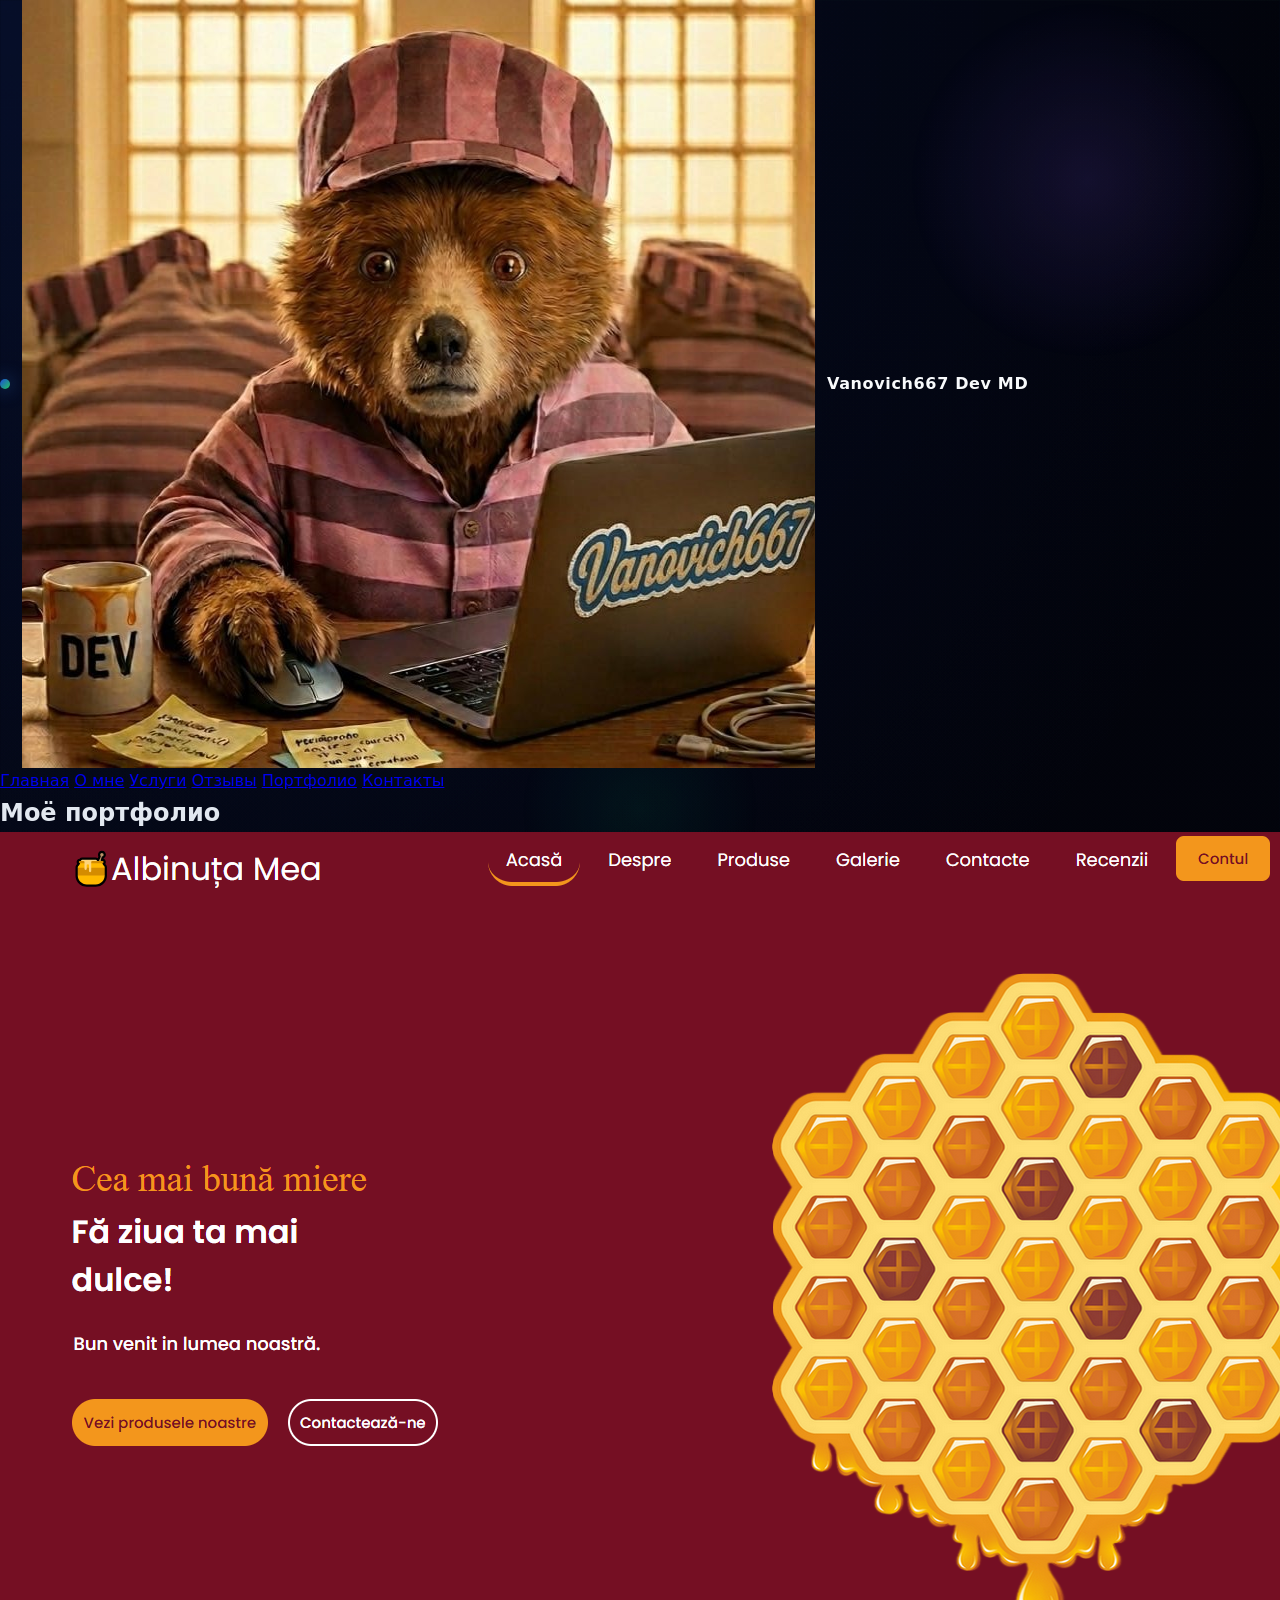
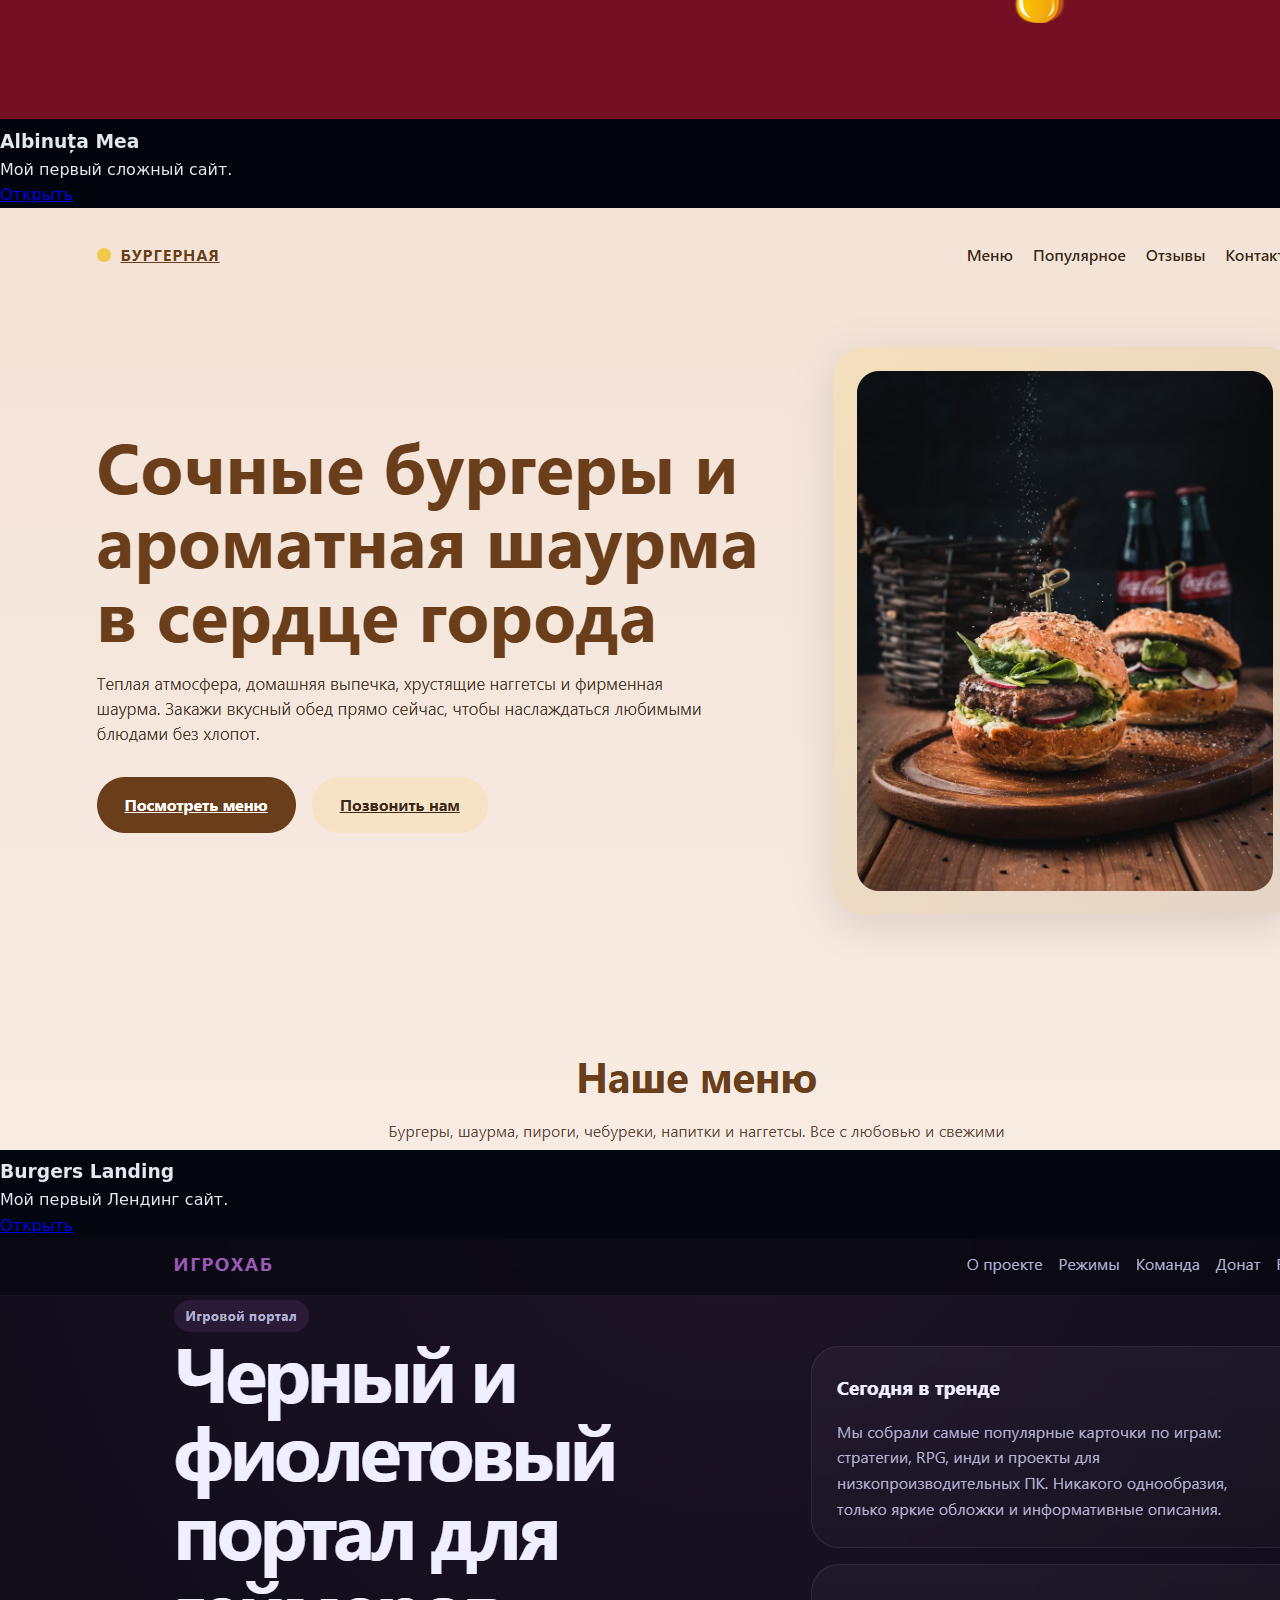
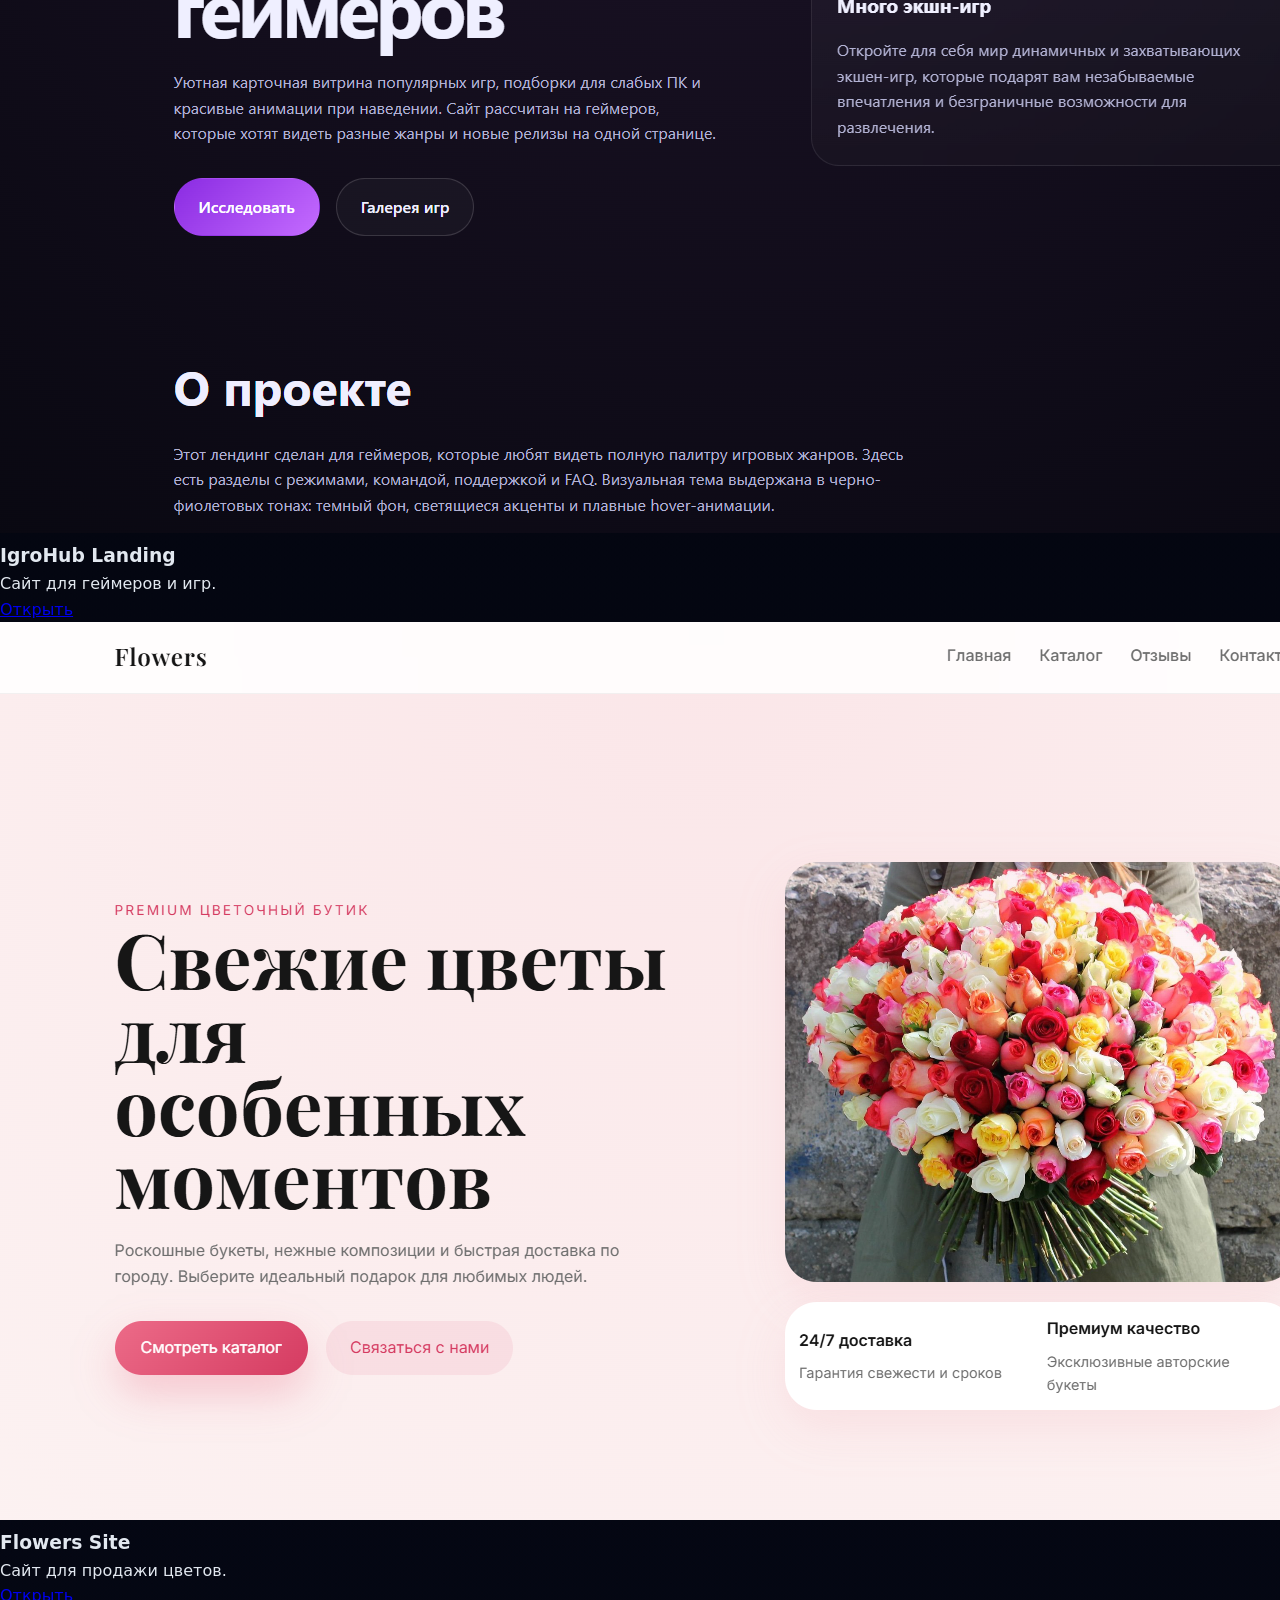
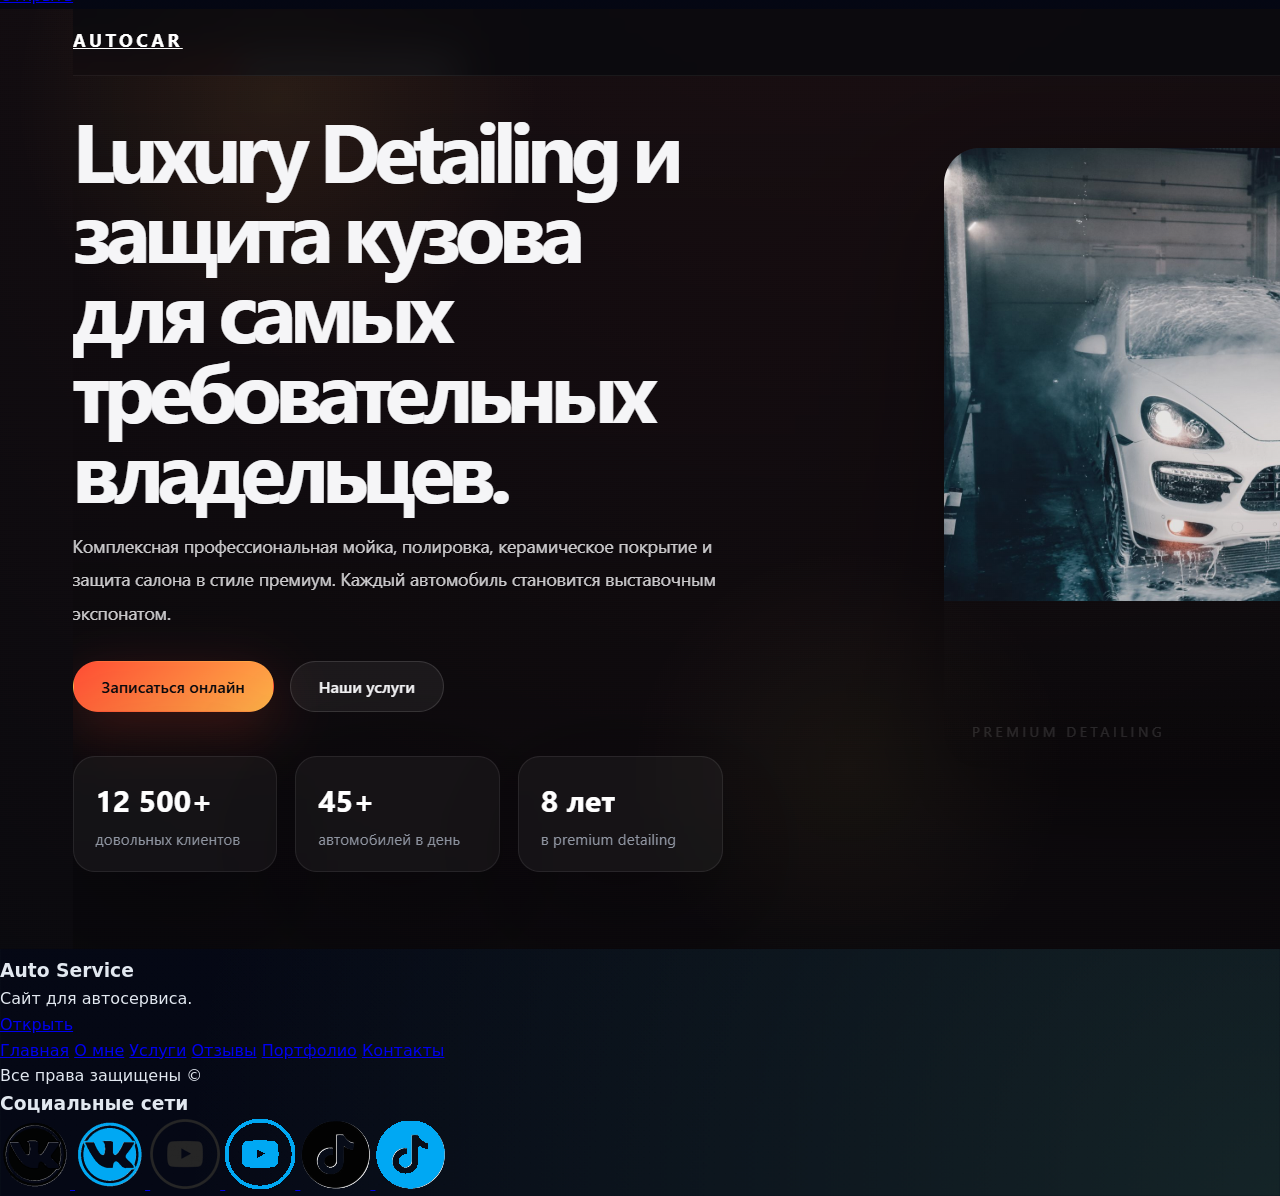
<file: pages/portfolio.html>
<!DOCTYPE html>
<html lang="ru">
<head>
    <meta charset="UTF-8">
    <meta name="viewport" content="width=device-width, initial-scale=1.0">
    <title>Vanovich667 Dev MD</title>

    <link rel="icon" href="favicon.ico">
    <link rel="icon" type="image/png" href="../img/Logo.jpeg">

    <link rel="stylesheet" href="../css/styles.css">
</head>
<body>

<header>
    <div class="logo">
    <img src="../img/Logo.jpeg" alt="Logo">

    <div class="logo-text">
        <span>Vanovich667</span>
        <span>Dev</span>
        <span>MD</span>
    </div>
</div>

    <nav class="menu" id="menu">
        <a href="../index.html">Главная</a>
        <a href="about.html">О мне</a>
        <a href="services.html">Услуги</a>
        <a href="reviews.html">Отзывы</a>
        <a href="portfolio.html" class="active">Портфолио</a>
        <a href="contacts.html">Контакты</a>
    </nav>

    <div class="burger" id="burger" onclick="openMenu()">
        <span></span>
        <span></span>
        <span></span>
    </div>
</header>

<main>
    <section class="portfolio">

    <h1>Моё портфолио</h1>

    <div class="portfolio-grid">

        <div class="project">
            <img src="../img/Miere.png" alt="Проект 1">
            <h3>Albinuța Mea</h3>
            <p>Мой первый сложный сайт.</p>
            <a href="https://maxim604.github.io/Miere/" target="_blank">Открыть</a>
        </div>

        <div class="project">
            <img src="../img/Burgers.png" alt="Проект 1">
            <h3>Burgers Landing</h3>
            <p>Мой первый Лендинг сайт.</p>
            <a href="https://vano604.github.io/Burgers/" target="_blank">Открыть</a>
        </div>

        <div class="project">
            <img src="../img/IgroHub.png" alt="Проект 1">
            <h3>IgroHub Landing</h3>
            <p>Сайт для геймеров и игр.</p>
            <a href="https://vano604.github.io/IgroHub/" target="_blank">Открыть</a>
        </div>

        <div class="project">
            <img src="../img/FlowersSite.png" alt="Проект 1">
            <h3>Flowers Site</h3>
            <p>Сайт для продажи цветов.</p>
            <a href="https://vano604.github.io/FlowersSite/" target="_blank">Открыть</a>
        </div>

        <div class="project">
            <img src="../img/Autocar.png" alt="Проект 1">
            <h3>Auto Service</h3>
            <p>Сайт для автосервиса.</p>
            <a href="https://vano604.github.io/Autocar/" target="_blank">Открыть</a>
        </div>

    </div>

</section>
</main>

<footer>
    <nav class="menu2" id="menu2">
        <a href="../index.html">Главная</a>
        <a href="about.html">О мне</a>
        <a href="services.html">Услуги</a>
        <a href="reviews.html">Отзывы</a>
        <a href="portfolio.html" class="active">Портфолио</a>
        <a href="contacts.html">Контакты</a>
    </nav>

    <div class="prava">
        <p>Все права защищены &copy;</p>
    </div>

   <div class="socials">
        <h3>Социальные сети</h3>

        <div class="social">
        <a href="https://vk.com/page-777107_28406709" target="_blank" class="vk-link">
            <img src="../img/vklogo.png" class="img1">
            <img src="../img/vklogo2.png" class="img2">
        </a>
        <a href="https://www.youtube.com/@Vanovich667" target="_blank" class="yt-link">
            <img src="../img/ytlogo.png" class="img1">
            <img src="../img/ytlogo2.png" class="img2">
        </a>
         <a href="https://tiktok.com/@vanovich667.dev.md" target="_blank" class="tt-link">
            <img src="../img/ttlogo.png" class="img1">
            <img src="../img/ttlogo2.png" class="img2">
        </a>
        </div>
    </div>
    
</footer>

<div class="overlay" id="overlay"></div>

<script src="../js/script.js"></script>
</body>
</html>
</file>
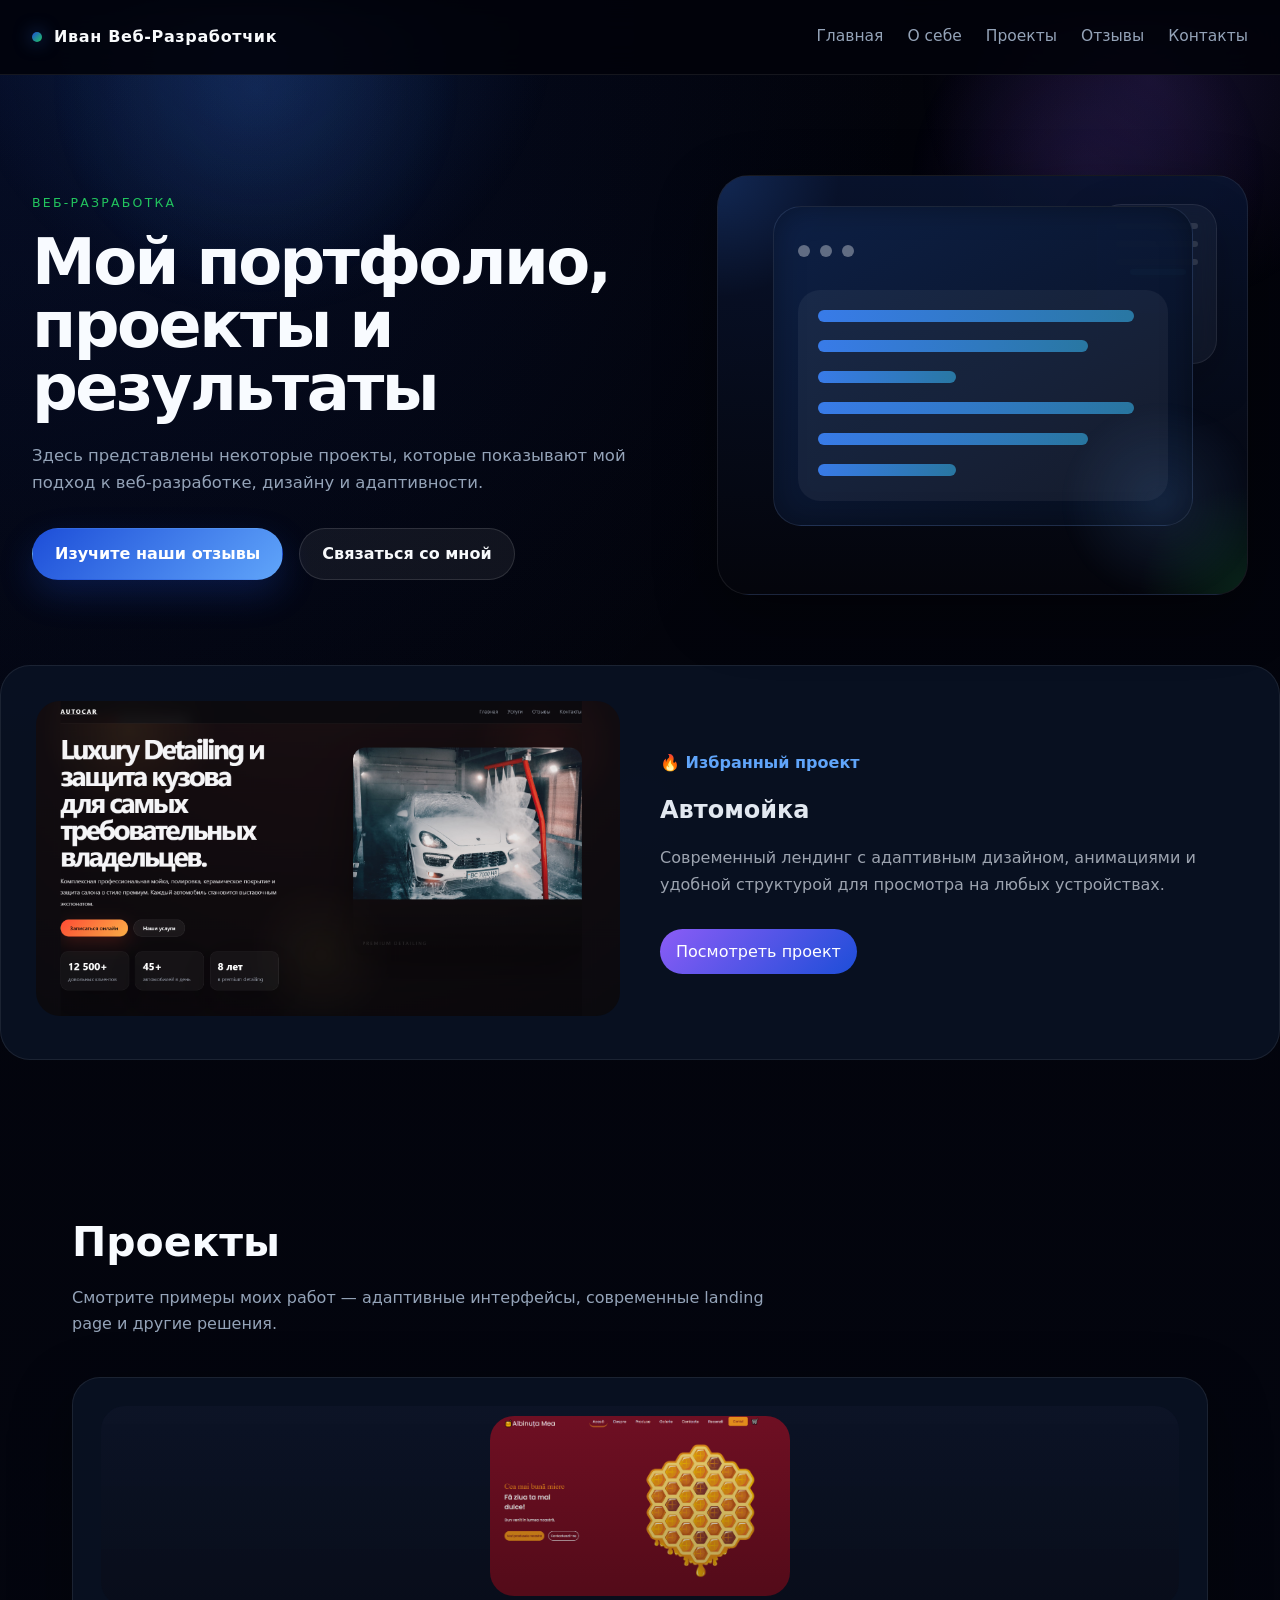
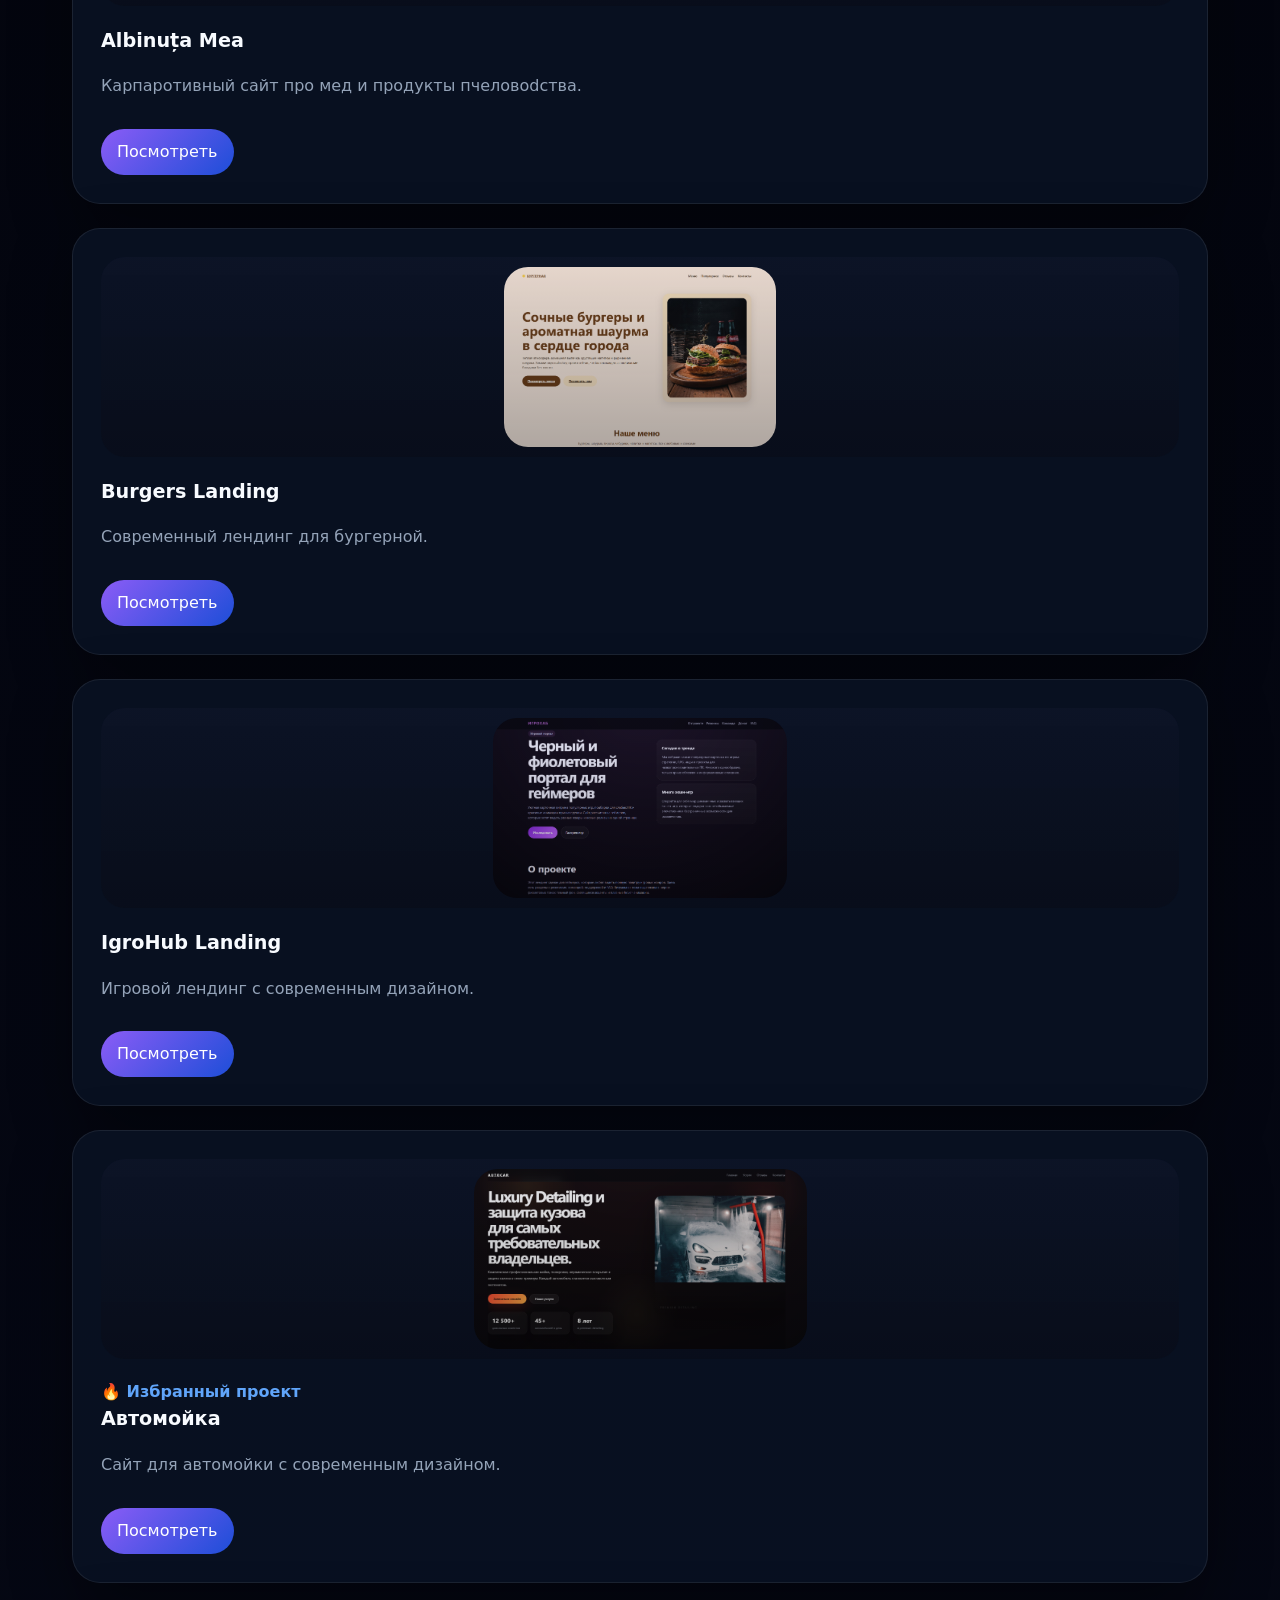
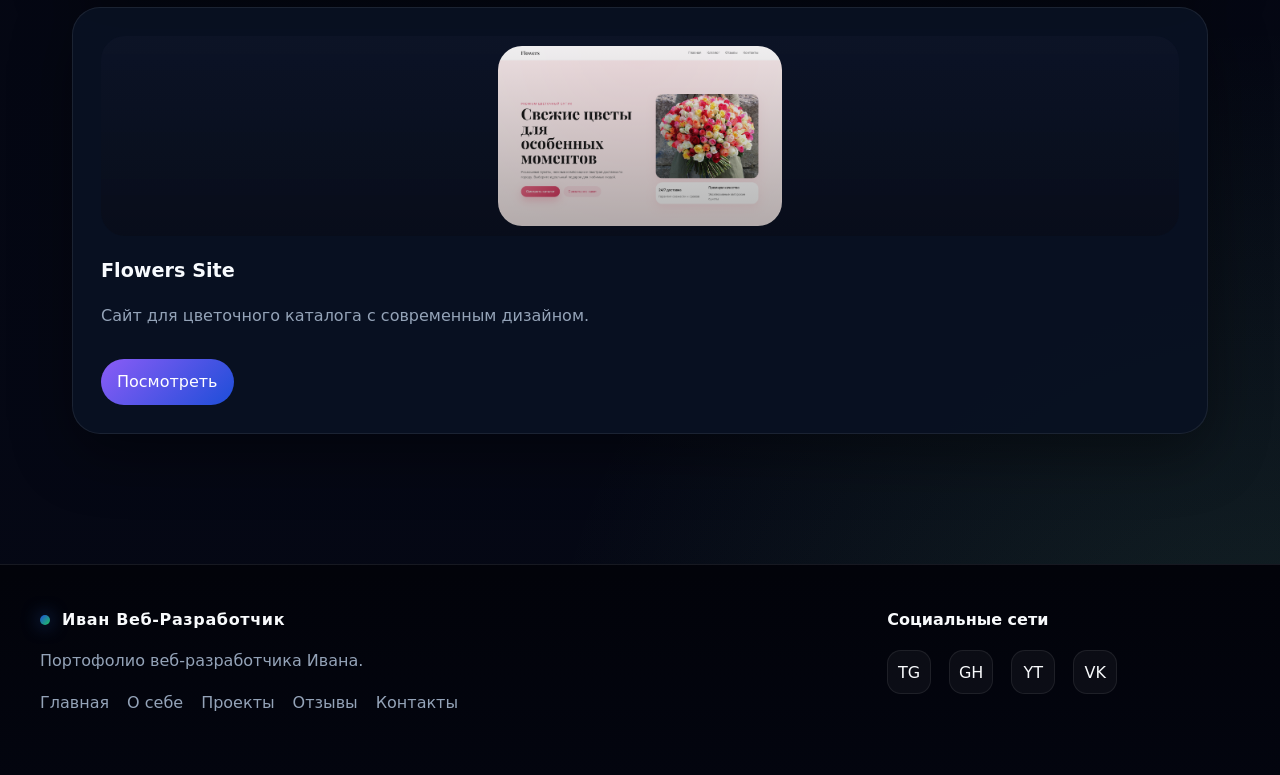
<file: pages/projects.html>
<!DOCTYPE html>
<html lang="ru">
<head>
  <meta charset="UTF-8" />
  <meta name="viewport" content="width=device-width, initial-scale=1.0" />
  <title>Vanovich667 Dev MD</title>
    <link rel="stylesheet" href="../css/styles.css" />
    <link rel="stylesheet" href="../css/styles_projects.css" />
</head>
<body>
  <div class="page-wrap">
    <header class="topbar">
      <div class="logo">Иван Веб-Разработчик</div>
      <nav class="nav-links">
        <a href="../index.html">Главная</a>
        <a href="about.html">О себе</a>
        <a href="#home">Проекты</a>
        <a href="reviews.html">Отзывы</a>
        <a href="contacts.html">Контакты</a>
      </nav>
      <button class="burger" type="button" aria-label="Меню">
        <span></span>
      </button>
      <div class="mobile-menu" id="mobileMenu">
        <a href="../index.html">Главная</a>
        <a href="about.html">О себе</a>
        <a href="#home">Проекты</a>
        <a href="reviews.html">Отзывы</a>
        <a href="contacts.html">Контакты</a>
      </div>
    </header>

    <main>
      <section id="home" class="hero">
        <div class="hero-text">
          <span class="hero-pretitle">Веб-разработка</span>
          <h1 class="hero-heading">Мой портфолио, проекты и результаты</h1>
          <p class="hero-description">Здесь представлены некоторые проекты,
    которые показывают мой подход к веб-разработке,
    дизайну и адаптивности.</p>
          <div class="hero-actions">
            <a class="button-primary" href="reviews.html">Изучите наши отзывы</a>
            <a class="button-secondary" href="contacts.html">Связаться со мной</a>
          </div>
        </div>
        <div class="hero-visual">
          <div class="visual-glow"></div>
          <div class="code-card">
            <span></span>
            <span></span>
            <span></span>
            <div class="code-lines"></div>
          </div>
          <div class="hero-frame">
            <div class="screen">
              <div class="screen-top">
                <span></span><span></span><span></span>
              </div>
              <div class="screen-code">
                <div class="screen-line long"></div>
                <div class="screen-line medium"></div>
                <div class="screen-line short"></div>
                <div class="screen-line long"></div>
                <div class="screen-line medium"></div>
                <div class="screen-line short"></div>
              </div>
            </div>
          </div>
          <div class="hero-decor"></div>
        </div>
      </section>


            <section class="featured-project">

    <div class="featured-image">
        <img src="../img/Autocar.png" alt="Избранный проект">
    </div>

    <div class="featured-content">
        <span class="featured-tag">🔥 Избранный проект</span>

        <h2>Автомойка</h2>

        <p>
            Современный лендинг с адаптивным дизайном,
            анимациями и удобной структурой для просмотра
            на любых устройствах.
        </p>

        <a href="https://vano604.github.io/Autocar/" target="_blank">
            Посмотреть проект
        </a>
    </div>

</section>



            <section id="projects" class="section projects">
        <div class="section-head">
          <div>
            <h2 class="section-title">Проекты</h2>
            <p class="section-subtitle">Смотрите примеры моих работ — адаптивные интерфейсы, современные landing page и другие решения.</p>
          </div>
        </div>
        <div class="project-grid">

    <div class="project-card">
        <div class="project-image">
            <img src="../img/Miere.png" alt="Проект 1">
        </div>
        <h3>Albinuța Mea</h3>
        <p>Карпаротивный сайт про мед и продукты пчеловodства.</p>
        <a href="https://maxim604.github.io/Miere/" target="_blank">Посмотреть</a>
    </div>

    <div class="project-card">
        <div class="project-image">
            <img src="../img/Burgers.png" alt="Проект 2">
        </div>
        <h3>Burgers Landing</h3>
        <p>Современный лендинг для бургерной.</p>
        <a href="https://vano604.github.io/Burgers/" target="_blank">Посмотреть</a>
    </div>

    <div class="project-card">
        <div class="project-image">
            <img src="../img/IgroHub.png" alt="Проект 3">
        </div>
        <h3>IgroHub Landing</h3>
        <p>Игровой лендинг с современным дизайном.</p>
        <a href="https://vano604.github.io/IgroHub/" target="_blank">Посмотреть</a>
    </div>

    <div class="project-card">
        <div class="project-image">
            <img src="../img/Autocar.png" alt="Проект 3">
        </div>
        <span class="featured-tag">🔥 Избранный проект</span>
        <h3>Автомойка</h3>
        <p>Сайт для автомойки с современным дизайном.</p>
        <a href="https://vano604.github.io/Autocar/" target="_blank">Посмотреть</a>
    </div>

    <div class="project-card">
        <div class="project-image">
            <img src="../img/FlowersSite.png" alt="Проект 3">
        </div>
        <h3>Flowers Site</h3>
        <p>Сайт для цветочного каталога с современным дизайном.</p>
        <a href="https://vano604.github.io/FlowersSite/" target="_blank">Посмотреть</a>
    </div>

</div>
      </section>

    </main>

    <footer class="footer">
      <div class="footer-grid">
        <div>
          <div class="logo">Иван Веб-Разработчик</div>
          <p style="margin-top:16px;color:var(--muted);max-width:520px;">Портофолио веб-разработчика Ивана.</p>
          <div class="footer-nav">
            <a href="../index.html">Главная</a>
            <a href="about.html">О себе</a>
            <a href="#home">Проекты</a>
            <a href="reviews.html">Отзывы</a>
            <a href="contacts.html">Контакты</a>
          </div>
        </div>
        <div>
          <h4 style="color:var(--light);">Социальные сети</h4>
          <div class="social-links">
            <a href="https://t.me/vanovich667devmd" target="_blank" rel="noreferrer">TG</a>
            <a href="https://github.com/vano604" target="_blank" rel="noreferrer">GH</a>
            <a href="https://www.youtube.com/@ivan_webdeveloper" target="_blank" rel="noreferrer">YT</a>
            <a href="https://www.vk.com/vanovich667devmd" target="_blank" rel="noreferrer">VK</a>
          </div>
        </div>
      </div>
    </footer>
  </div>

  <script src="../js/script.js"></script>

</body>
</html>
</file>
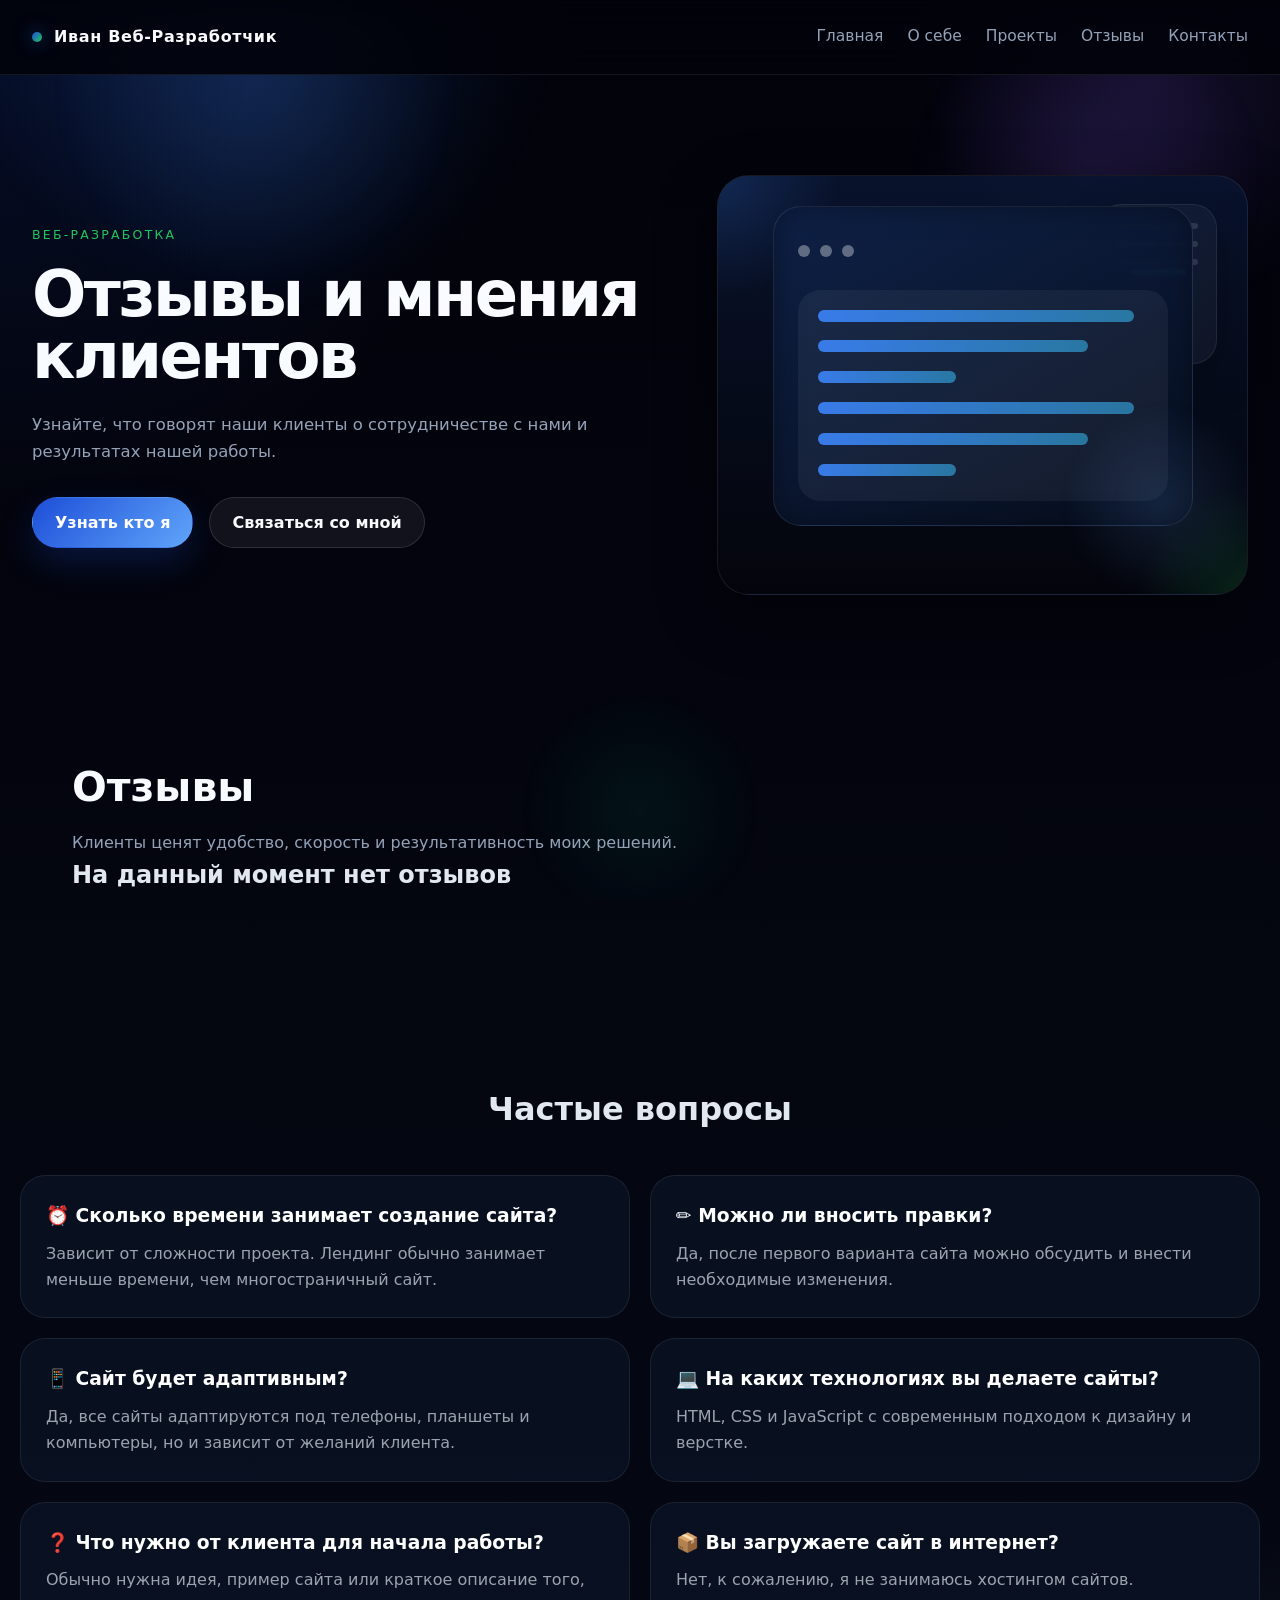
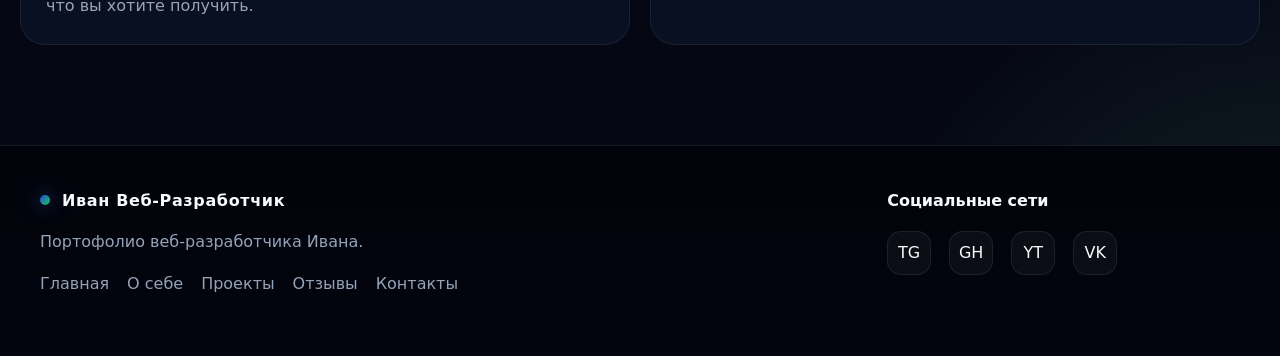
<file: pages/reviews.html>
<!DOCTYPE html>
<html lang="ru">
<head>
  <meta charset="UTF-8" />
  <meta name="viewport" content="width=device-width, initial-scale=1.0" />
  <title>Vanovich667 Dev MD</title>
    <link rel="stylesheet" href="../css/styles.css" />
    <link rel="stylesheet" href="../css/styles_reviews.css" />
</head>
<body>
  <div class="page-wrap">
    <header class="topbar">
      <div class="logo">Иван Веб-Разработчик</div>
      <nav class="nav-links">
        <a href="../index.html">Главная</a>
        <a href="about.html">О себе</a>
        <a href="projects.html">Проекты</a>
        <a href="#home">Отзывы</a>
        <a href="contacts.html">Контакты</a>
      </nav>
      <button class="burger" type="button" aria-label="Меню">
        <span></span>
      </button>
      <div class="mobile-menu" id="mobileMenu">
        <a href="../index.html">Главная</a>
        <a href="about.html">О себе</a>
        <a href="projects.html">Проекты</a>
        <a href="#home">Отзывы</a>
        <a href="contacts.html">Контакты</a>
      </div>
    </header>

    <main>
      <section id="home" class="hero">
        <div class="hero-text">
          <span class="hero-pretitle">Веб-разработка</span>
          <h1 class="hero-heading">Отзывы и мнения клиентов</h1>
          <p class="hero-description">Узнайте, что говорят наши клиенты о сотрудничестве с нами и результатах нашей работы.</p>
          <div class="hero-actions">
            <a class="button-primary" href="about.html">Узнать кто я</a>
            <a class="button-secondary" href="contacts.html">Связаться со мной</a>
          </div>
        </div>
        <div class="hero-visual">
          <div class="visual-glow"></div>
          <div class="code-card">
            <span></span>
            <span></span>
            <span></span>
            <div class="code-lines"></div>
          </div>
          <div class="hero-frame">
            <div class="screen">
              <div class="screen-top">
                <span></span><span></span><span></span>
              </div>
              <div class="screen-code">
                <div class="screen-line long"></div>
                <div class="screen-line medium"></div>
                <div class="screen-line short"></div>
                <div class="screen-line long"></div>
                <div class="screen-line medium"></div>
                <div class="screen-line short"></div>
              </div>
            </div>
          </div>
          <div class="hero-decor"></div>
        </div>
      </section>


      <section id="reviews" class="section reviews">
        <div class="section-head">
          <div>
            <h2 class="section-title">Отзывы</h2>
            <p class="section-subtitle">Клиенты ценят удобство, скорость и результативность моих решений.</p>
            <h2>На данный момент нет отзывов</h2>
          </div>
        </div>
        <!-- <div class="review-grid">
          <article class="review-card">
            <div class="review-meta">
              <strong>Алексей, маркетолог</strong>
              <div class="stars">★★★★★</div>
            </div>
            <p>Проект был завершен быстро, дизайн отлично соответствует бренду. Сайт работает стабильно и красиво.</p>
          </article>
          <article class="review-card">
            <div class="review-meta">
              <strong>Мария, владелец магазина</strong>
              <div class="stars">★★★★★</div>
            </div>
            <p>Профессиональный подход и внимательное отношение к деталям. Удобная админка и адаптивный интерфейс.</p>
          </article>
          <article class="review-card">
            <div class="review-meta">
              <strong>Игорь, руководитель</strong>
              <div class="stars">★★★★★</div>
            </div>
            <p>Отличное выполнение задачи, понятные сроки и прозрачная коммуникация. Рекомендую для сложных проектов.</p>
          </article>
        </div> -->
      </section>


      <section class="faq">

    <h2>Частые вопросы</h2>

    <div class="faq-grid">

        <div class="faq-item">
            <h3>⏰ Сколько времени занимает создание сайта?</h3>
            <p>Зависит от сложности проекта. Лендинг обычно занимает меньше времени, чем многостраничный сайт.</p>
        </div>

        <div class="faq-item">
            <h3>✏ Можно ли вносить правки?</h3>
            <p>Да, после первого варианта сайта можно обсудить и внести необходимые изменения.</p>
        </div>

        <div class="faq-item">
            <h3>📱 Сайт будет адаптивным?</h3>
            <p>Да, все сайты адаптируются под телефоны, планшеты и компьютеры, но и зависит от желаний клиента.</p>
        </div>

        <div class="faq-item">
            <h3>💻 На каких технологиях вы делаете сайты?</h3>
            <p>HTML, CSS и JavaScript с современным подходом к дизайну и верстке.</p>
        </div>

        <div class="faq-item">
            <h3>❓ Что нужно от клиента для начала работы?</h3>
            <p>Обычно нужна идея, пример сайта или краткое описание того, что вы хотите получить.</p>
        </div>

          <div class="faq-item">
              <h3>📦 Вы загружаете сайт в интернет?</h3>
              <p>Нет, к сожалению, я не занимаюсь хостингом сайтов.</p>
          </div>

    </div>

</section>



    </main>

    <footer class="footer">
      <div class="footer-grid">
        <div>
          <div class="logo">Иван Веб-Разработчик</div>
          <p style="margin-top:16px;color:var(--muted);max-width:520px;">Портофолио веб-разработчика Ивана.</p>
          <div class="footer-nav">
            <a href="../index.html">Главная</a>
            <a href="about.html">О себе</a>
            <a href="projects.html">Проекты</a>
            <a href="#home">Отзывы</a>
            <a href="contacts.html">Контакты</a>
          </div>
        </div>
        <div>
          <h4 style="color:var(--light);">Социальные сети</h4>
          <div class="social-links">
            <a href="https://t.me/vanovich667devmd" target="_blank" rel="noreferrer">TG</a>
            <a href="https://github.com/vano604" target="_blank" rel="noreferrer">GH</a>
            <a href="https://www.youtube.com/@ivan_webdeveloper" target="_blank" rel="noreferrer">YT</a>
            <a href="https://www.vk.com/vanovich667devmd" target="_blank" rel="noreferrer">VK</a>
          </div>
        </div>
      </div>
    </footer>
  </div>

  <script src="../js/script.js"></script>

</body>
</html>
</file>
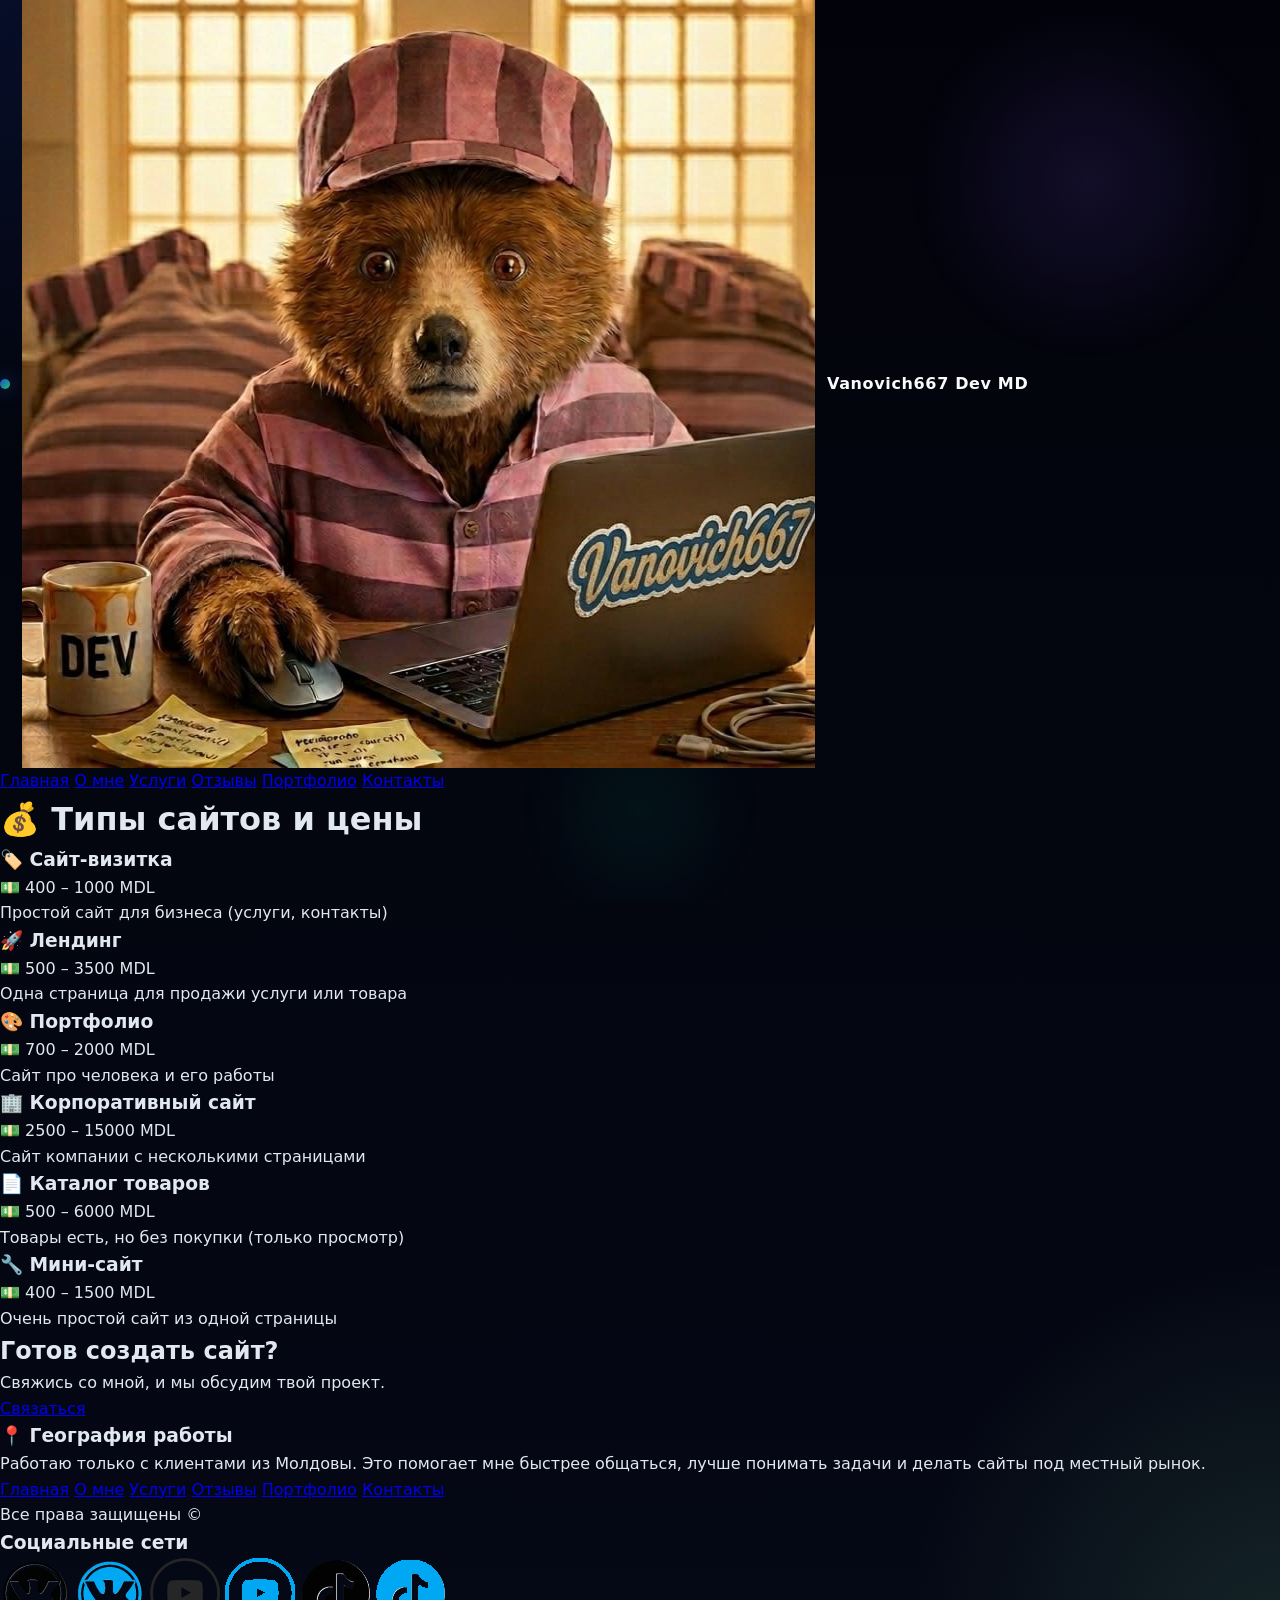
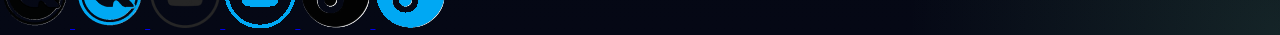
<file: pages/services.html>
<!DOCTYPE html>
<html lang="ru">
<head>
    <meta charset="UTF-8">
    <meta name="viewport" content="width=device-width, initial-scale=1.0">
    <title>Vanovich667 Dev MD</title>
    
    <link rel="icon" href="favicon.ico">
    <link rel="icon" type="image/png" href="../img/Logo.jpeg">

    <link rel="stylesheet" href="../css/styles.css">
</head>
<body>

<header>
    <div class="logo">
    <img src="../img/Logo.jpeg" alt="Logo">

    <div class="logo-text">
        <span>Vanovich667</span>
        <span>Dev</span>
        <span>MD</span>
    </div>
</div>

    <nav class="menu" id="menu">
        <a href="../index.html">Главная</a>
        <a href="about.html">О мне</a>
        <a href="services.html" class="active">Услуги</a>
        <a href="reviews.html">Отзывы</a>
        <a href="portfolio.html">Портфолио</a>
        <a href="contacts.html">Контакты</a>
    </nav>

    <div class="burger" id="burger" onclick="openMenu()">
        <span></span>
        <span></span>
        <span></span>
    </div>
</header>

<main class="pricing">

    <h1>💰 Типы сайтов и цены</h1>

    <div class="pricing-grid">

        <div class="price-card">
            <h3>🏷️ Сайт-визитка</h3>
            <span>💵 400 – 1000 MDL</span>
            <p>Простой сайт для бизнеса (услуги, контакты)</p>
        </div>

        <div class="price-card">
            <h3>🚀 Лендинг</h3>
            <span>💵 500 – 3500 MDL</span>
            <p>Одна страница для продажи услуги или товара</p>
        </div>

        <div class="price-card">
            <h3>🎨 Портфолио</h3>
            <span>💵 700 – 2000 MDL</span>
            <p>Сайт про человека и его работы</p>
        </div>

        <div class="price-card">
            <h3>🏢 Корпоративный сайт</h3>
            <span>💵 2500 – 15000 MDL</span>
            <p>Сайт компании с несколькими страницами</p>
        </div>

        <div class="price-card">
            <h3>📄 Каталог товаров</h3>
            <span>💵 500 – 6000 MDL</span>
            <p>Товары есть, но без покупки (только просмотр)</p>
        </div>

        <div class="price-card">
            <h3>🔧 Мини-сайт</h3>
            <span>💵 400 – 1500 MDL</span>
            <p>Очень простой сайт из одной страницы</p>
        </div>

    </div>

<div class="bottom-blocks">

    <section class="cta">
        <h2>Готов создать сайт?</h2>
        <p>Свяжись со мной, и мы обсудим твой проект.</p>
        <a href="contact.html">Связаться</a>
    </section>

    <div class="info-card geo">
        <h3>📍 География работы</h3>
        <p>
            Работаю только с клиентами из Молдовы. Это помогает мне быстрее
            общаться, лучше понимать задачи и делать сайты под местный рынок.
        </p>
    </div>

</div>

</main>

<footer>
    <nav class="menu2" id="menu2">
        <a href="../index.html">Главная</a>
        <a href="about.html">О мне</a>
        <a href="services.html" class="active">Услуги</a>
        <a href="reviews.html">Отзывы</a>
        <a href="portfolio.html">Портфолио</a>
        <a href="contacts.html">Контакты</a>
    </nav>

    <div class="prava">
        <p>Все права защищены &copy;</p>
    </div>

    <div class="socials">
        <h3>Социальные сети</h3>

        <div class="social">
        <a href="https://vk.com/page-777107_28406709" target="_blank" class="vk-link">
            <img src="../img/vklogo.png" class="img1">
            <img src="../img/vklogo2.png" class="img2">
        </a>
        <a href="https://www.youtube.com/@Vanovich667" target="_blank" class="yt-link">
            <img src="../img/ytlogo.png" class="img1">
            <img src="../img/ytlogo2.png" class="img2">
        </a>
         <a href="https://tiktok.com/@vanovich667.dev.md" target="_blank" class="tt-link">
            <img src="../img/ttlogo.png" class="img1">
            <img src="../img/ttlogo2.png" class="img2">
        </a>
        </div>
    </div>

</footer>

<div class="overlay" id="overlay"></div>

<script src="../js/script.js"></script>
</body>
</html>
</file>
<file: css/styles.css>
:root {
      --bg: #02030a;
      --surface: rgba(10, 18, 40, 0.95);
      --surface-strong: rgba(8, 13, 28, 0.96);
      --primary: #1d4ed8;
      --primary-soft: #3b82f6;
      --accent: #22c55e;
      --accent-soft: #60a5fa;
      --violet: #8b5cf6;
      --light: #f8fafc;
      --text: #e2e8f0;
      --muted: #94a3b8;
      --border: rgba(255, 255, 255, 0.08);
      --shadow: 0 20px 60px rgba(0, 0, 0, 0.4);
    }

    * {
      box-sizing: border-box;
      margin: 0;
      padding: 0;
    }

    html {
      scroll-behavior: smooth;
    }

    body {
      font-family: 'Inter', system-ui, -apple-system, BlinkMacSystemFont, 'Segoe UI', sans-serif;
      background: radial-gradient(circle at top left, rgba(29, 78, 216, 0.15), transparent 22%),
        radial-gradient(circle at bottom right, rgba(134, 239, 172, 0.12), transparent 18%),
        linear-gradient(180deg, #02030a 0%, #050815 100%);
      color: var(--text);
      min-height: 100vh;
      line-height: 1.6;
    }

    .page-wrap {
      position: relative;
      overflow-x: hidden;
    }

    body::before {
      content: '';
      position: fixed;
      inset: 0;
      pointer-events: none;
      background: radial-gradient(circle at 20% 10%, rgba(59, 130, 246, 0.18), transparent 16%),
        radial-gradient(circle at 85% 20%, rgba(139, 92, 246, 0.16), transparent 14%),
        radial-gradient(circle at 50% 90%, rgba(16, 185, 129, 0.1), transparent 12%);
      opacity: 0.8;
      z-index: -1;
    }

    .topbar {
      position: sticky;
      top: 0;
      z-index: 20;
      backdrop-filter: blur(16px);
      border-bottom: 1px solid rgba(255, 255, 255, 0.08);
      background: rgba(2, 3, 10, 0.9);
      display: flex;
      align-items: center;
      justify-content: space-between;
      padding: 24px 32px;
    }

    .logo {
      display: flex;
      align-items: center;
      gap: 12px;
      font-weight: 700;
      letter-spacing: 0.04em;
      color: var(--light);
    }

    .logo::before {
      content: '';
      width: 10px;
      height: 10px;
      border-radius: 50%;
      background: linear-gradient(135deg, var(--primary), var(--accent));
      box-shadow: 0 0 18px rgba(59, 130, 246, 0.6);
    }

    .nav-links {
      display: flex;
      gap: 24px;
      align-items: center;
      flex-wrap: wrap;
    }

    .nav-links a {
      color: var(--muted);
      text-decoration: none;
      font-size: 0.97rem;
      transition: color 0.25s ease, transform 0.25s ease;
    }

    .nav-links a:hover,
    .nav-links a.active {
      color: var(--light);
      transform: translateY(-1px);
    }

    .top-links {
      display: flex;
      gap: 18px;
      align-items: center;
      flex-wrap: wrap;
    }

    .button-primary,
    .button-secondary {
      border: 1px solid transparent;
      border-radius: 999px;
      padding: 12px 22px;
      font-weight: 600;
      cursor: pointer;
      transition: transform 0.25s ease, box-shadow 0.25s ease, background 0.25s ease;
      display: inline-flex;
      align-items: center;
      justify-content: center;
      text-decoration: none;
    }

    .button-primary {
      background: linear-gradient(135deg, var(--primary), var(--accent-soft));
      color: #fff;
      box-shadow: 0 14px 35px rgba(29, 78, 216, 0.24);
    }

    .button-primary:hover {
      transform: translateY(-2px);
      box-shadow: 0 18px 45px rgba(29, 78, 216, 0.32);
    }

    .button-secondary {
      background: rgba(255, 255, 255, 0.06);
      color: var(--light);
      border-color: rgba(255, 255, 255, 0.12);
    }

    .button-secondary:hover {
      background: rgba(255, 255, 255, 0.1);
      transform: translateY(-2px);
    }

    .burger {
      display: none;
      width: 44px;
      height: 44px;
      border-radius: 14px;
      border: 1px solid rgba(255, 255, 255, 0.08);
      background: rgba(15, 23, 42, 0.9);
      position: relative;
      cursor: pointer;
      justify-content: center;
      align-items: center;
    }

    .burger span,
    .burger span::before,
    .burger span::after {
      content: '';
      display: block;
      width: 20px;
      height: 2px;
      background: var(--light);
      border-radius: 999px;
      transition: transform 0.3s ease, opacity 0.3s ease;
    }

    .burger span::before {
      transform: translateY(-6px);
    }

    .burger span::after {
      transform: translateY(6px);
    }

    .burger.active span {
      background: transparent;
    }

    .burger.active span::before {
      transform: rotate(45deg);
    }

    .burger.active span::after {
      transform: rotate(-45deg);
    }

    .mobile-menu {
      position: absolute;
      top: 100%;
      right: 32px;
      width: calc(100vw - 64px);
      max-width: 320px;
      background: rgba(7, 14, 30, 0.98);
      border: 1px solid rgba(255, 255, 255, 0.08);
      border-radius: 22px;
      padding: 18px 20px;
      transform-origin: top right;
      transform: scale(0.95);
      opacity: 0;
      visibility: hidden;
      transition: opacity 0.25s ease, transform 0.25s ease, visibility 0.25s ease;
    }

    .mobile-menu.open {
      opacity: 1;
      visibility: visible;
      transform: scale(1);
    }

    .mobile-menu a {
      display: block;
      padding: 14px 0;
      color: var(--light);
      text-decoration: none;
      border-bottom: 1px solid rgba(255, 255, 255, 0.06);
    }

    .mobile-menu a:last-child {
      border-bottom: none;
    }

    .hero {
      padding: 100px 32px 70px;
      display: grid;
      grid-template-columns: 1.2fr 1fr;
      align-items: center;
      gap: 48px;
      position: relative;
    }

    .hero::before {
      content: '';
      position: absolute;
      inset: -60px 0 0;
      background: radial-gradient(circle at 20% 0%, rgba(59, 130, 246, 0.16), transparent 25%),
        radial-gradient(circle at 90% 10%, rgba(139, 92, 246, 0.14), transparent 18%);
      z-index: -1;
    }

    .hero-text {
      max-width: 700px;
      animation: fadeInUp 1s ease both;
    }

    .hero-pretitle {
      display: inline-flex;
      align-items: center;
      gap: 10px;
      color: var(--accent);
      text-transform: uppercase;
      letter-spacing: 0.18em;
      font-size: 0.78rem;
      margin-bottom: 18px;
    }

    .hero-heading {
      font-size: clamp(3rem, 5vw, 4.5rem);
      line-height: 0.98;
      letter-spacing: -0.04em;
      margin-bottom: 24px;
      color: #f8fbff;
    }

    .hero-description {
      max-width: 640px;
      color: var(--muted);
      font-size: 1.03rem;
      margin-bottom: 32px;
    }

    .hero-actions {
      display: flex;
      flex-wrap: wrap;
      gap: 16px;
    }

    .hero-visual {
      background: linear-gradient(180deg, rgba(9, 20, 47, 0.9), rgba(4, 5, 12, 0.97));
      border: 1px solid rgba(255, 255, 255, 0.08);
      border-radius: 32px;
      box-shadow: var(--shadow);
      padding: 30px;
      overflow: hidden;
      position: relative;
      min-height: 420px;
      animation: fadeInRight 1.1s ease both;
    }

    .visual-glow {
      position: absolute;
      inset: 0;
      pointer-events: none;
      background: radial-gradient(circle at top left, rgba(59, 130, 246, 0.2), transparent 18%),
        radial-gradient(circle at bottom right, rgba(34, 197, 94, 0.16), transparent 16%);
    }

    .code-card {
      position: absolute;
      inset: 28px 30px auto auto;
      width: 120px;
      height: 160px;
      border-radius: 24px;
      background: rgba(255, 255, 255, 0.04);
      border: 1px solid rgba(255, 255, 255, 0.08);
      box-shadow: 0 18px 45px rgba(0, 0, 0, 0.25);
      padding: 18px;
      backdrop-filter: blur(10px);
      overflow: hidden;
    }

    .code-card span {
      display: block;
      margin-bottom: 12px;
      height: 6px;
      border-radius: 999px;
      background: rgba(255, 255, 255, 0.12);
    }

    .code-lines {
      position: absolute;
      left: 32px;
      top: 64px;
      width: 56px;
      height: 6px;
      background: rgba(56, 189, 248, 0.95);
      border-radius: 999px;
      box-shadow: 0 0 12px rgba(56, 189, 248, 0.45);
    }

    .hero-decor {
      position: absolute;
      bottom: -28px;
      right: -34px;
      width: 240px;
      height: 240px;
      background: radial-gradient(circle, rgba(96, 165, 250, 0.14), transparent 58%);
      border-radius: 50%;
      filter: blur(5px);
    }

    .hero-frame {
      position: relative;
      border-radius: 32px;
      overflow: hidden;
      height: 100%;
      display: flex;
      align-items: center;
      justify-content: center;
    }

    .hero-frame .screen {
      width: 100%;
      max-width: 420px;
      min-height: 320px;
      border-radius: 28px;
      background: linear-gradient(150deg, rgba(14, 33, 71, 0.98), rgba(7, 14, 30, 0.98));
      border: 1px solid rgba(255, 255, 255, 0.08);
      padding: 24px;
      display: grid;
      gap: 18px;
      box-shadow: inset 0 0 30px rgba(0, 0, 0, 0.35);
    }

    .screen-top {
      display: flex;
      align-items: center;
      gap: 10px;
    }

    .screen-top span {
      width: 12px;
      height: 12px;
      border-radius: 50%;
      background: rgba(255, 255, 255, 0.35);
    }

    .screen-code {
      background: rgba(255, 255, 255, 0.05);
      border-radius: 22px;
      padding: 20px;
      display: grid;
      gap: 14px;
    }

    .screen-line {
      height: 12px;
      border-radius: 999px;
      background: linear-gradient(90deg, rgba(59, 130, 246, 0.92), rgba(56, 189, 248, 0.55));
    }

    .screen-line.short {
      width: 42%;
    }

    .screen-line.medium {
      width: 82%;
    }

    .screen-line.long {
      width: 96%;
    }

    .section {
      padding: 90px 32px;
      max-width: 1200px;
      margin: 0 auto;
    }

    .section-head {
      display: flex;
      justify-content: space-between;
      align-items: center;
      gap: 20px;
      margin-bottom: 40px;
    }

    .section-title {
      font-size: clamp(2rem, 3.2vw, 2.8rem);
      margin-bottom: 10px;
      color: #f8fbff;
    }

    .section-subtitle {
      color: var(--muted);
      max-width: 700px;
      font-size: 1rem;
    }

    .glass-card {
      background: rgba(15, 23, 42, 0.92);
      border: 1px solid rgba(255, 255, 255, 0.08);
      backdrop-filter: blur(18px);
      border-radius: 28px;
      box-shadow: var(--shadow);
      padding: 32px;
      transition: transform 0.3s ease, border-color 0.3s ease, box-shadow 0.3s ease;
    }

    .glass-card:hover {
      transform: translateY(-8px);
      border-color: rgba(59, 130, 246, 0.24);
      box-shadow: 0 28px 70px rgba(0, 0, 0, 0.45);
    }

    .about-grid {
      display: grid;
      grid-template-columns: 1.1fr 0.9fr;
      gap: 32px;
      align-items: start;
    }

    .about-text p {
      max-width: 680px;
      color: var(--muted);
      margin-bottom: 20px;
    }

    .info-list {
      display: grid;
      gap: 16px;
      margin-top: 24px;
    }

    .info-item {
      display: flex;
      align-items: center;
      gap: 14px;
      padding: 18px 20px;
      background: rgba(255, 255, 255, 0.04);
      border-radius: 18px;
      border: 1px solid rgba(255, 255, 255, 0.08);
      transition: transform 0.25s ease, border-color 0.25s ease;
    }

    .info-item:hover {
      transform: translateY(-4px);
      border-color: rgba(34, 197, 94, 0.35);
    }

    .info-icon {
      width: 44px;
      height: 44px;
      border-radius: 16px;
      display: inline-flex;
      align-items: center;
      justify-content: center;
      background: rgba(34, 197, 94, 0.14);
      color: var(--accent);
      flex-shrink: 0;
    }

    .info-item strong {
      color: var(--light);
      display: block;
      margin-bottom: 4px;
    }

    .reason-grid,
    .project-grid,
    .review-grid {
      display: grid;
      gap: 24px;
    }

    .reason-grid {
      grid-template-columns: repeat(auto-fit, minmax(220px, 1fr));
    }

    .reason-card,
    .project-card,
    .review-card {
      background: rgba(9, 17, 34, 0.95);
      border-radius: 28px;
      border: 1px solid rgba(255, 255, 255, 0.08);
      padding: 28px;
      box-shadow: var(--shadow);
      transition: transform 0.3s ease, border-color 0.3s ease, box-shadow 0.3s ease;
    }

    .reason-card:hover,
    .project-card:hover,
    .review-card:hover {
      transform: translateY(-10px);
      border-color: rgba(59, 130, 246, 0.2);
      box-shadow: 0 26px 55px rgba(0, 0, 0, 0.35);
    }

    .reason-card h3,
    .project-card h3,
    .review-card h3 {
      margin-bottom: 16px;
      color: #f8fbff;
      font-size: 1.2rem;
    }

    .reason-card p,
    .project-card p,
    .review-card p {
      color: var(--muted);
      line-height: 1.8;
      margin-bottom: 18px;
    }

    .reason-card .reason-icon {
      width: 48px;
      height: 48px;
      border-radius: 18px;
      display: inline-flex;
      align-items: center;
      justify-content: center;
      margin-bottom: 18px;
      background: rgba(59, 130, 246, 0.14);
      color: var(--primary);
    }

    .project-image {
      width: 100%;
      min-height: 200px;
      border-radius: 24px;
      background: linear-gradient(135deg, rgba(29, 78, 216, 0.9), rgba(15, 23, 42, 0.9));
      display: grid;
      place-items: center;
      color: rgba(255, 255, 255, 0.35);
      font-size: 1.05rem;
      margin-bottom: 20px;
      overflow: hidden;
      position: relative;
    }

    .project-image {
    overflow: hidden;
    border-radius: 24px;
}

    .project-image::after {
      content: '';
      position: absolute;
      inset: 0;
      background: linear-gradient(180deg, rgba(15, 23, 42, 0.05), rgba(0, 0, 0, 0.3));
    }

    .project-card button {
      border: none;
      background: linear-gradient(135deg, var(--violet), var(--primary));
      color: #fff;
      padding: 12px 18px;
      border-radius: 999px;
      cursor: pointer;
      transition: transform 0.25s ease, box-shadow 0.25s ease;
    }

    .project-card button:hover {
      transform: translateY(-2px);
      box-shadow: 0 18px 28px rgba(59, 130, 246, 0.28);
    }

.project-image {
    width: 100%;
    height: 180px;
    border-radius: 24px;
    display: flex;
    align-items: center;
    justify-content: center;
    background: rgba(15, 23, 42, 0.6);
    overflow: hidden;
    padding: 10px;
}

.project-image img {
    max-width: 100%;
    max-height: 100%;
    width: auto;
    height: auto;
    object-fit: contain;
    display: block;
    transition: transform 0.3s ease;
    border-radius: 24px;
}

.project-card:hover .project-image img {
    transform: scale(1.05);
}

.project-card a {
    display: inline-block;
    margin-top: 10px;
    text-decoration: none;
    color: white;
    background: linear-gradient(135deg, var(--violet), var(--primary));
    padding: 10px 16px;
    border-radius: 999px;
    transition: 0.3s;
}

.project-card a:hover {
    transform: translateY(-3px);
    box-shadow: 0 15px 30px rgba(59, 130, 246, 0.3);
}

.butonprojects {
    text-align: center;
    margin-top: 30px;
}

.butonprojects button {
    padding: 12px 30px;
    border: none;
    border-radius: 10px;
    cursor: pointer;
    background: #1e315e;
    color: white;
    transition: 0.3s;
    text-decoration: none;
}

.butonprojects button:hover {
    background: #1d4ed8;
    transform: translateY(-3px);
    box-shadow: 0 15px 30px rgba(29, 78, 216, 0.3);
   
}

    .review-card .review-meta {
      display: flex;
      justify-content: space-between;
      align-items: center;
      margin-bottom: 16px;
    }

    .review-card .review-meta strong {
      color: var(--light);
    }

    .stars {
      display: inline-flex;
      gap: 4px;
      color: #facc15;
    }

    .contact-grid {
      display: grid;
      grid-template-columns: 1.2fr 0.8fr;
      gap: 32px;
      align-items: start;
    }

    .contact-form {
      display: grid;
      gap: 18px;
    }

    .contact-form label {
      display: grid;
      gap: 8px;
      color: var(--muted);
      font-size: 0.95rem;
    }

    .contact-form input,
    .contact-form textarea {
      width: 100%;
      border-radius: 18px;
      border: 1px solid rgba(255, 255, 255, 0.08);
      background: rgba(255, 255, 255, 0.04);
      color: var(--light);
      padding: 16px 18px;
      outline: none;
      transition: border-color 0.25s ease, box-shadow 0.25s ease;
    }

    .contact-form input:focus,
    .contact-form textarea:focus {
      border-color: rgba(59, 130, 246, 0.45);
      box-shadow: 0 0 0 4px rgba(59, 130, 246, 0.08);
    }

    .contact-form textarea {
      min-height: 180px;
      resize: vertical;
    }

    .send-button {
      border: none;
      background: linear-gradient(135deg, var(--primary), var(--accent));
      color: #fff;
      padding: 15px 24px;
      border-radius: 999px;
      font-weight: 700;
      cursor: pointer;
      position: relative;
      overflow: hidden;
      transition: transform 0.25s ease, box-shadow 0.25s ease;
    }

    .send-button:hover {
      transform: translateY(-2px);
      box-shadow: 0 18px 35px rgba(29, 78, 216, 0.25);
    }

    .send-button.loading::after {
      content: '';
      position: absolute;
      inset: 8px 16px;
      border-radius: 999px;
      border: 2px solid rgba(255, 255, 255, 0.18);
      border-top-color: rgba(255, 255, 255, 0.78);
      animation: loader 1s linear infinite;
    }

    .contact-info {
      display: grid;
      gap: 18px;
    }

    .contact-card {
      padding: 24px;
      background: rgba(255, 255, 255, 0.04);
      border: 1px solid rgba(255, 255, 255, 0.08);
      border-radius: 28px;
      box-shadow: var(--shadow);
    }

    .contact-card h4 {
      margin-bottom: 18px;
      color: var(--light);
    }

    .contact-card p,
    .contact-card a {
      color: var(--muted);
      margin-bottom: 12px;
      display: block;
      text-decoration: none;
    }

    .footer {
      padding: 42px 32px 60px;
      background: linear-gradient(180deg, rgba(2, 3, 10, 0.98), rgba(3, 5, 15, 0.98));
      border-top: 1px solid rgba(255, 255, 255, 0.08);
      margin-top: 40px;
    }

    .footer-grid {
      display: grid;
      grid-template-columns: 1.4fr 0.6fr;
      gap: 24px;
      max-width: 1200px;
      margin: 0 auto;
      align-items: start;
    }

    .footer .footer-nav {
      display: flex;
      flex-wrap: wrap;
      gap: 18px;
      margin-top: 16px;
    }

    .footer a {
      color: var(--muted);
      text-decoration: none;
      transition: color 0.25s ease;
    }

    .footer a:hover {
      color: var(--light);
    }

    .social-links {
      display: flex;
      gap: 18px;
      margin-top: 18px;
    }

    .social-links a {
      width: 44px;
      height: 44px;
      border-radius: 14px;
      display: grid;
      place-items: center;
      background: rgba(255, 255, 255, 0.04);
      border: 1px solid rgba(255, 255, 255, 0.08);
      color: var(--light);
    }

    @media (max-width: 1024px) {
      .hero,
      .about-grid,
      .contact-grid,
      .footer-grid {
        grid-template-columns: 1fr;
      }

      .topbar {
        padding: 18px 22px;
      }

      .nav-links,
      .top-links {
        display: none;
      }

      .burger {
        display: inline-flex;
      }

      .mobile-menu {
        right: 22px;
        width: calc(100vw - 44px);
      }
    }

    @media (max-width: 720px) {
      .hero {
        padding-top: 80px;
      }

      .hero-visual,
      .hero-frame {
        min-height: 320px;
      }

      .section {
        padding: 72px 20px;
      }

      .hero {
        gap: 32px;
      }
    }

    @keyframes fadeInUp {
      from {
        opacity: 0;
        transform: translateY(28px);
      }
      to {
        opacity: 1;
        transform: translateY(0);
      }
    }

    @keyframes fadeInRight {
      from {
        opacity: 0;
        transform: translateX(40px);
      }
      to {
        opacity: 1;
        transform: translateX(0);
      }
    }

    @keyframes loader {
      to {
        transform: rotate(360deg);
      }
    }
</file>
<file: css/styles_about.css>
.stats-section {
    text-align: center;
    padding: 70px 20px;
}

.stats-section h2 {
    font-size: 2rem;
    margin-bottom: 40px;
}

.stats-grid {
    display: grid;
    grid-template-columns: repeat(auto-fit, minmax(240px, 1fr));
    gap: 25px;
}

.stat-card {
    background: rgba(9,17,34,.95);
    padding: 40px 25px;
    border-radius: 28px;
    border: 1px solid rgba(255,255,255,.08);
    transition: .3s;
}

.stat-card:hover {
    transform: translateY(-8px);
}

.stat-card h3 {
    font-size: 2rem;
    margin-bottom: 10px;
}

.stat-card p {
    font-size: 1rem;
}


.cta-big {
    text-align: center;
    padding: 80px 30px;
    border-radius: 30px;
    background: linear-gradient(
        135deg,
        rgba(29,78,216,.25),
        rgba(109,40,217,.2)
    );
    border: 1px solid rgba(255,255,255,.08);
    margin-top: 60px;
}

.cta-big h2 {
    font-size: 2.2rem;
    margin-bottom: 20px;
}

.cta-big p {
    max-width: 650px;
    margin: auto;
    font-size: 1.1rem;
    line-height: 1.8;
    margin-bottom: 30px;
}

/* .cta-big a {
    display: inline-block;
    padding: 15px 28px;
    border-radius: 999px;
    text-decoration: none;
    color: white;
    background: linear-gradient(135deg, #7c3aed, #2563eb);
    transition: .3s;
}

.cta-big a:hover {
    transform: translateY(-5px);
} */

.cta-big a{
    padding: 12px 30px;
    border: none;
    border-radius: 10px;
    cursor: pointer;
    background: #1e315e;
    color: white;
    transition: 0.3s;
    text-decoration: none;
}

.cta-big a:hover {
    background: #1d4ed8;
    transform: translateY(-3px);
    box-shadow: 0 15px 30px rgba(29, 78, 216, 0.3);
   
}


.services-about {
    padding: 60px 20px;
}

.services-grid {
    display: grid;
    grid-template-columns: repeat(2, 1fr);
    gap: 25px;
}

.service-card {
    background: rgba(9, 17, 34, 0.95);
    border-radius: 28px;
    border: 1px solid rgba(255,255,255,.08);
    padding: 30px;
    transition: .3s;
    box-shadow: 0 15px 35px rgba(0,0,0,.25);
}

.service-card:hover {
    transform: translateY(-8px);
    border-color: rgba(59,130,246,.25);
    box-shadow: 0 20px 45px rgba(0,0,0,.35);
}

.service-icon {
    font-size: 2rem;
    margin-bottom: 15px;
}

.service-card h3 {
    color: white;
    margin-bottom: 10px;
}

.service-card span {
    display: block;
    color: #60a5fa;
    margin-bottom: 15px;
    font-weight: bold;
}

.service-card p {
    color: #9ca3af;
    line-height: 1.7;
}

.section-title-about {
    text-align: center;
}


    .select {
      background: rgba(255, 255, 255, 0.04);
      border: 1px solid rgba(255, 255, 255, 0.08);
      color: var(--light);
      padding: 8px 12px;
      border-radius: 8px;
      font-size: 0.95rem;
      cursor: pointer;
      color: #94a3b8;
    }

    .select .header_btn{
      background: rgba(255, 255, 255, 0.04);
      border: 1px solid rgba(255, 255, 255, 0.08);
      color: var(--light);
      padding: 8px 12px;
      margin: 5px 5px;
      border-radius: 8px;
      font-size: 0.95rem;
      cursor: pointer;
      color: #7e858f;
      transition: all ease-out 0.3s;
    }

    .select .header_btn:hover{
      background-color: #1e315e;
      border: 1px solid #1d4ed8;;
      transform: translateY(-3px);
      transition: all ease 0.3s;
    }

    .select .header_btn_active{
      background-color: #1e315e;
      border: 1px solid #1d4ed8;
    }



/* Адаптив */
@media (max-width: 768px) {
    .services-grid {
        grid-template-columns: 1fr;
    }
}
</file>
<file: css/styles_contacts.css>
.contact-extra {
    display: grid;
    grid-template-columns: repeat(2, 1fr);
    gap: 25px;
    margin-top: 60px;
}

.contact-box {
    background: rgba(9, 17, 34, 0.95);
    border: 1px solid rgba(255,255,255,0.08);
    border-radius: 25px;
    padding: 25px;
    transition: 0.3s;
}

.contact-box:hover {
    transform: translateY(-6px);
    border-color: rgba(59,130,246,0.25);
}

.contact-box h3 {
    margin-bottom: 15px;
    color: white;
}

.contact-box p,
.contact-box li {
    color: #9ca3af;
    line-height: 1.7;
}

.contact-box ol,
.contact-box ul {
    padding-left: 20px;
}

/* адаптив */
@media(max-width: 768px) {
    .contact-extra {
        grid-template-columns: 1fr;
    }
}
</file>
<file: css/styles_projects.css>
.featured-project {
    display: flex;
    gap: 40px;
    align-items: center;
    background: rgba(9,17,34,.95);
    border-radius: 30px;
    padding: 35px;
    margin-bottom: 60px;
    border: 1px solid rgba(255,255,255,.08);
}

.featured-image {
    flex: 1;
}

.featured-image img {
    width: 100%;
    border-radius: 24px;
}

.featured-content {
    flex: 1;
}

.featured-tag {
    color: #60a5fa;
    font-weight: bold;
}

.featured-content h2 {
    margin: 15px 0;
}

.featured-content p {
    color: #9ca3af;
    line-height: 1.7;
    margin-bottom: 20px;
}



.featured-content a {
    display: inline-block;
    margin-top: 10px;
    text-decoration: none;
    color: white;
    background: linear-gradient(135deg, var(--violet), var(--primary));
    padding: 10px 16px;
    border-radius: 999px;
    transition: 0.3s;
}

 .featured-content a:hover {
    transform: translateY(-3px);
    box-shadow: 0 15px 30px rgba(59, 130, 246, 0.3);
}


@media(max-width: 900px){
    .featured-project{
        flex-direction: column;
    }
}
</file>
<file: css/styles_reviews.css>
.faq {
    padding: 60px 20px;
}

.faq h2 {
    text-align: center;
    margin-bottom: 40px;
    font-size: 2rem;
}

.faq-grid {
    display: grid;
    grid-template-columns: repeat(2, 1fr);
    gap: 20px;
}

.faq-item {
    background: rgba(9,17,34,.95);
    border: 1px solid rgba(255,255,255,.08);
    padding: 25px;
    border-radius: 25px;
    transition: .3s;
}

.faq-item:hover {
    transform: translateY(-6px);
}

.faq-item h3 {
    margin-bottom: 10px;
    color: white;
}

.faq-item p {
    color: #9ca3af;
    line-height: 1.6;
}

/* адаптив */
@media(max-width: 768px) {
    .faq-grid {
        grid-template-columns: 1fr;
    }
}
</file>
